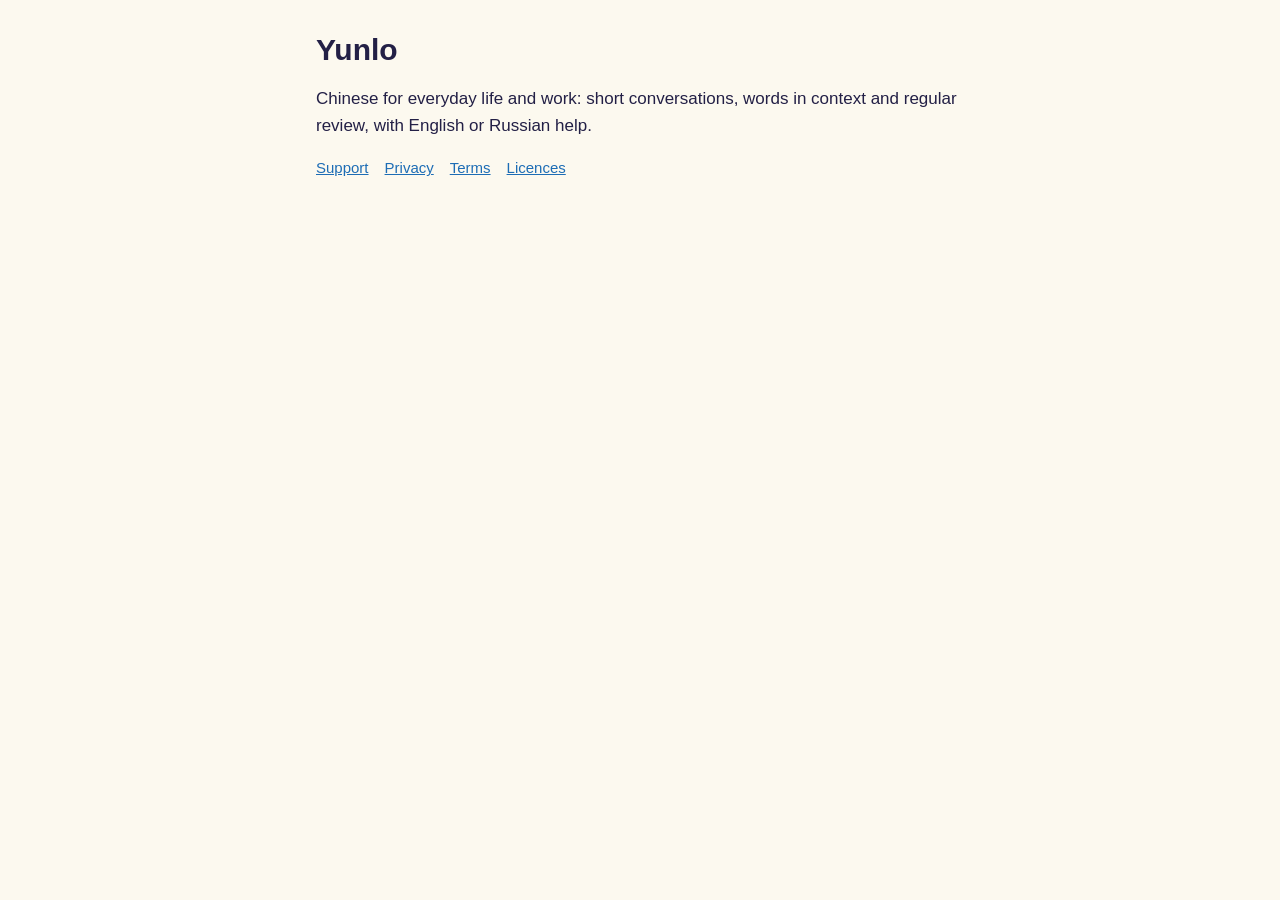
<file: index.html>
<!doctype html>
<html lang="en">
<head>
<meta charset="utf-8">
<meta name="viewport" content="width=device-width, initial-scale=1">
<title>Yunlo</title>
<meta name="description" content="Yunlo: Chinese for everyday life and work, in short conversations, words in context and regular review.">
<link rel="stylesheet" href="style.css">
</head>
<body>
<main>
<h1>Yunlo</h1>
<p>Chinese for everyday life and work: short conversations, words in context and regular review, with English or Russian help.</p>
<nav><a href="support/">Support</a><a href="privacy/">Privacy</a><a href="terms/">Terms</a><a href="licenses/">Licences</a></nav>
</main>
</body>
</html>
</file>
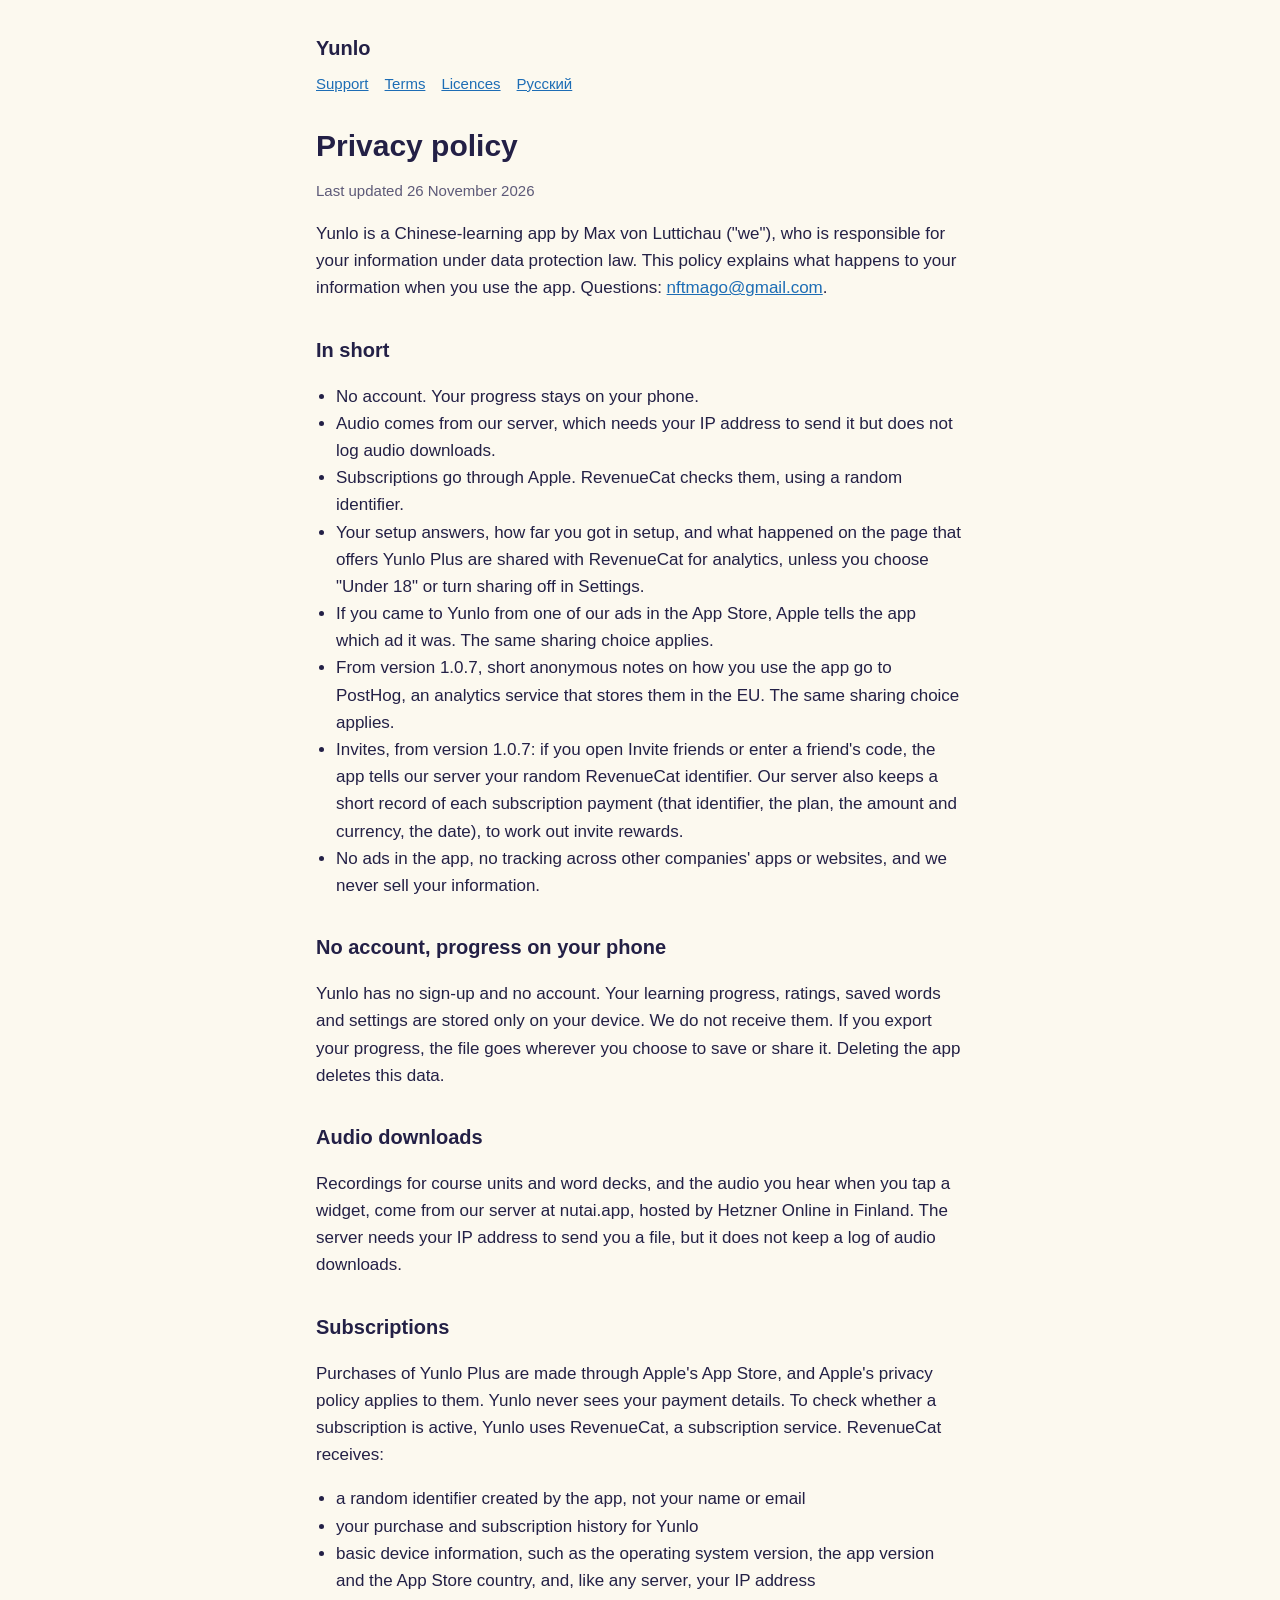
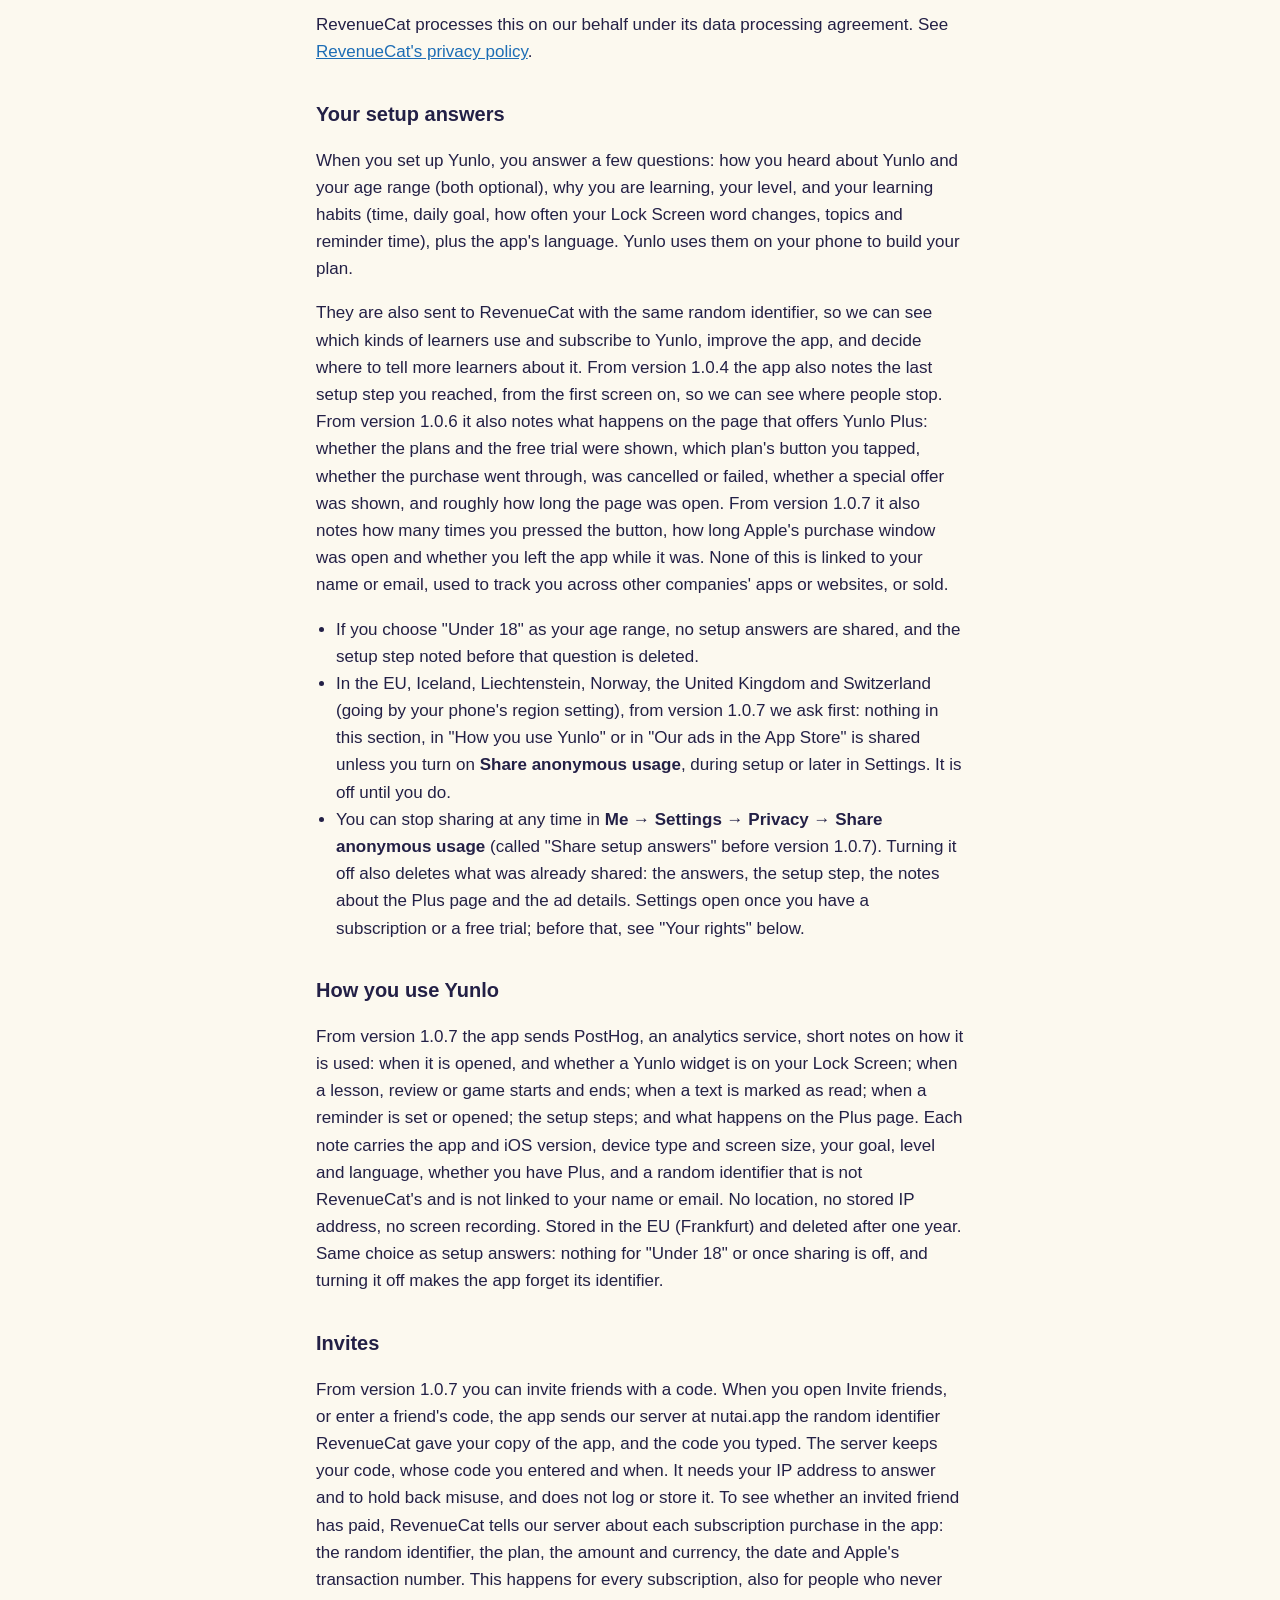
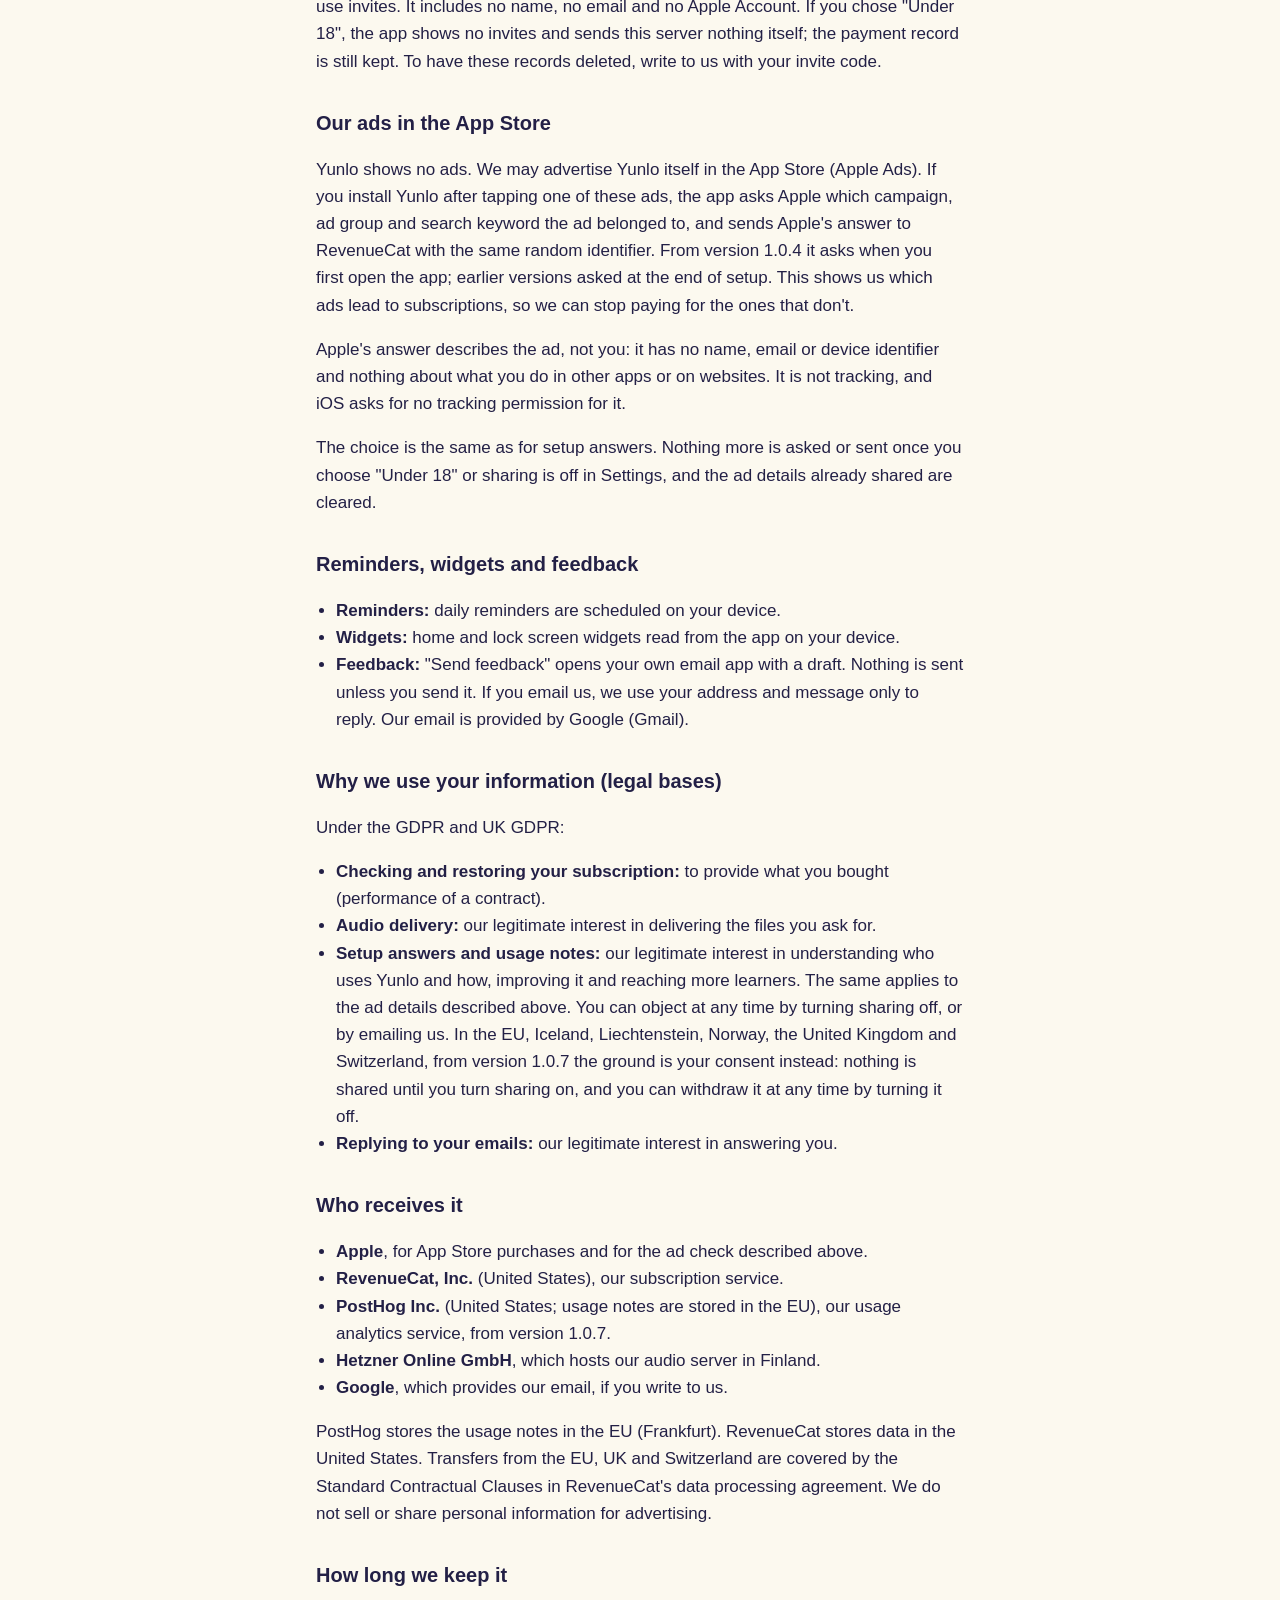
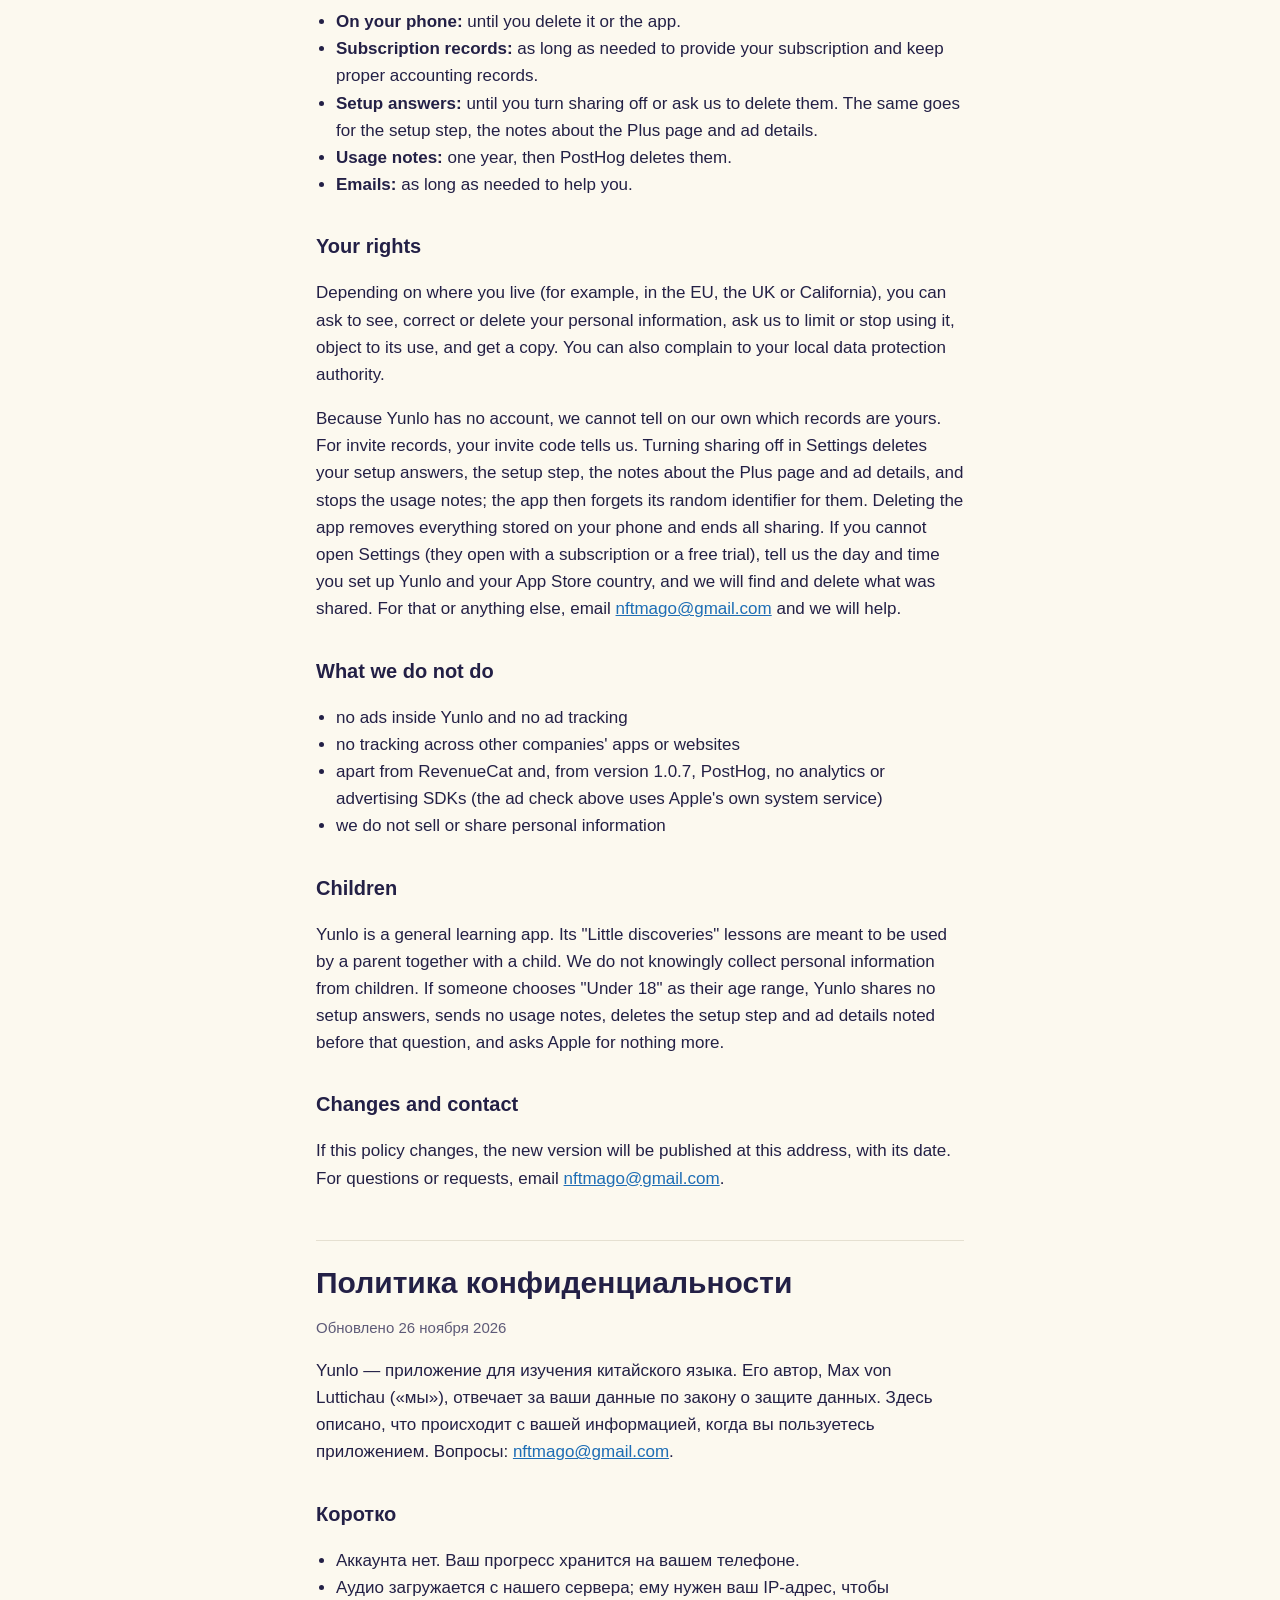
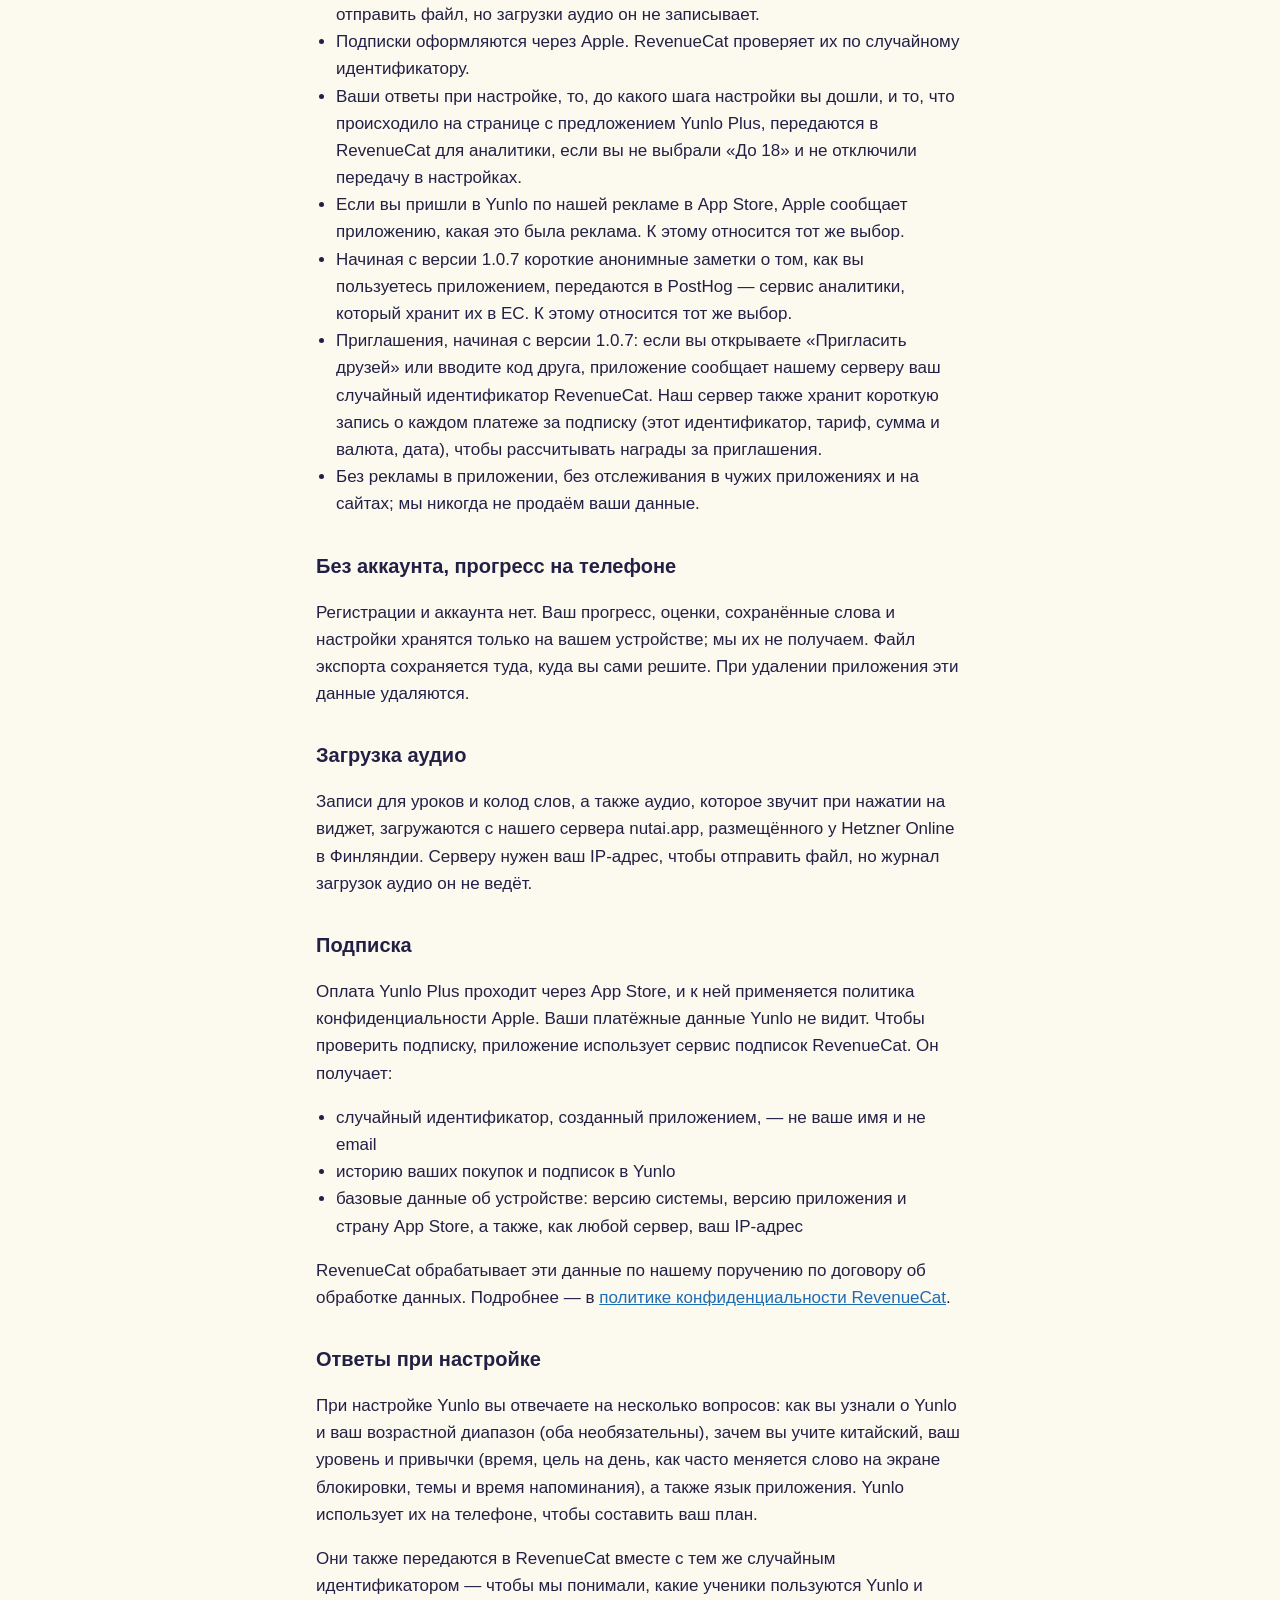
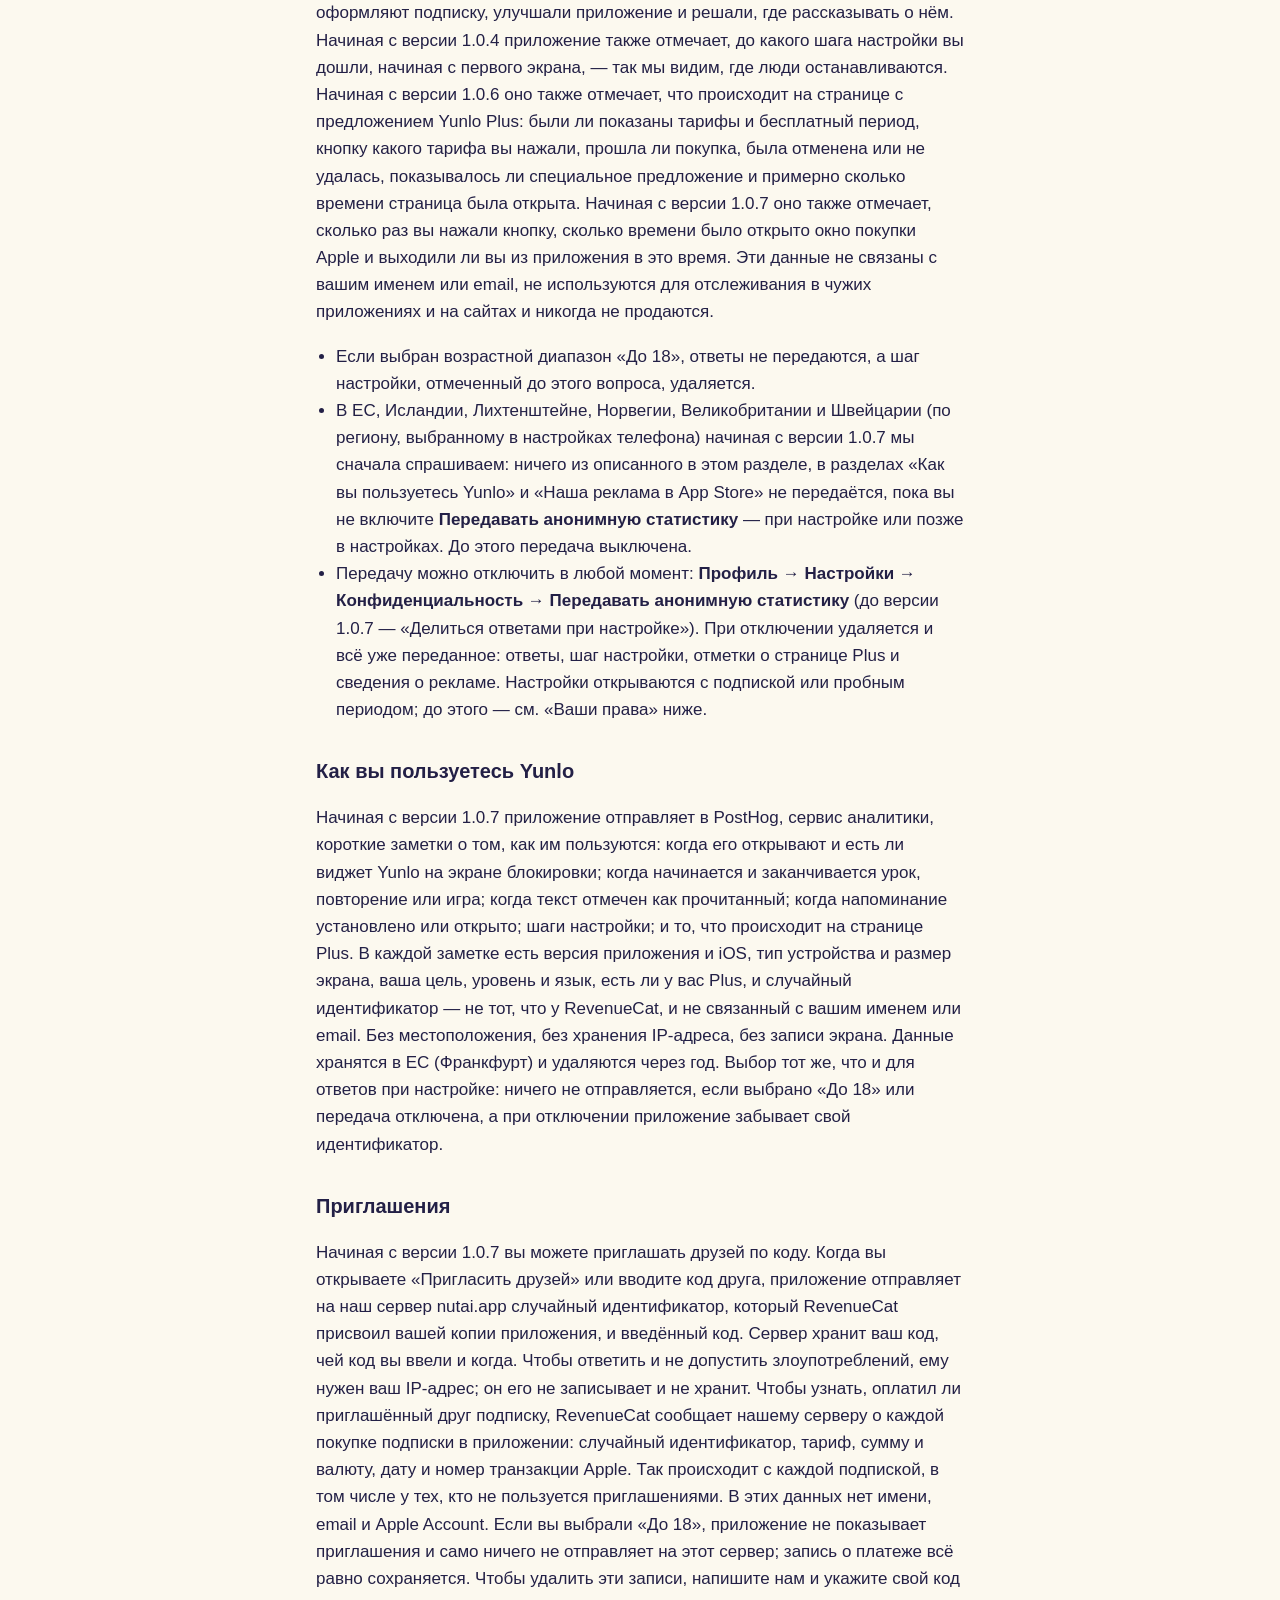
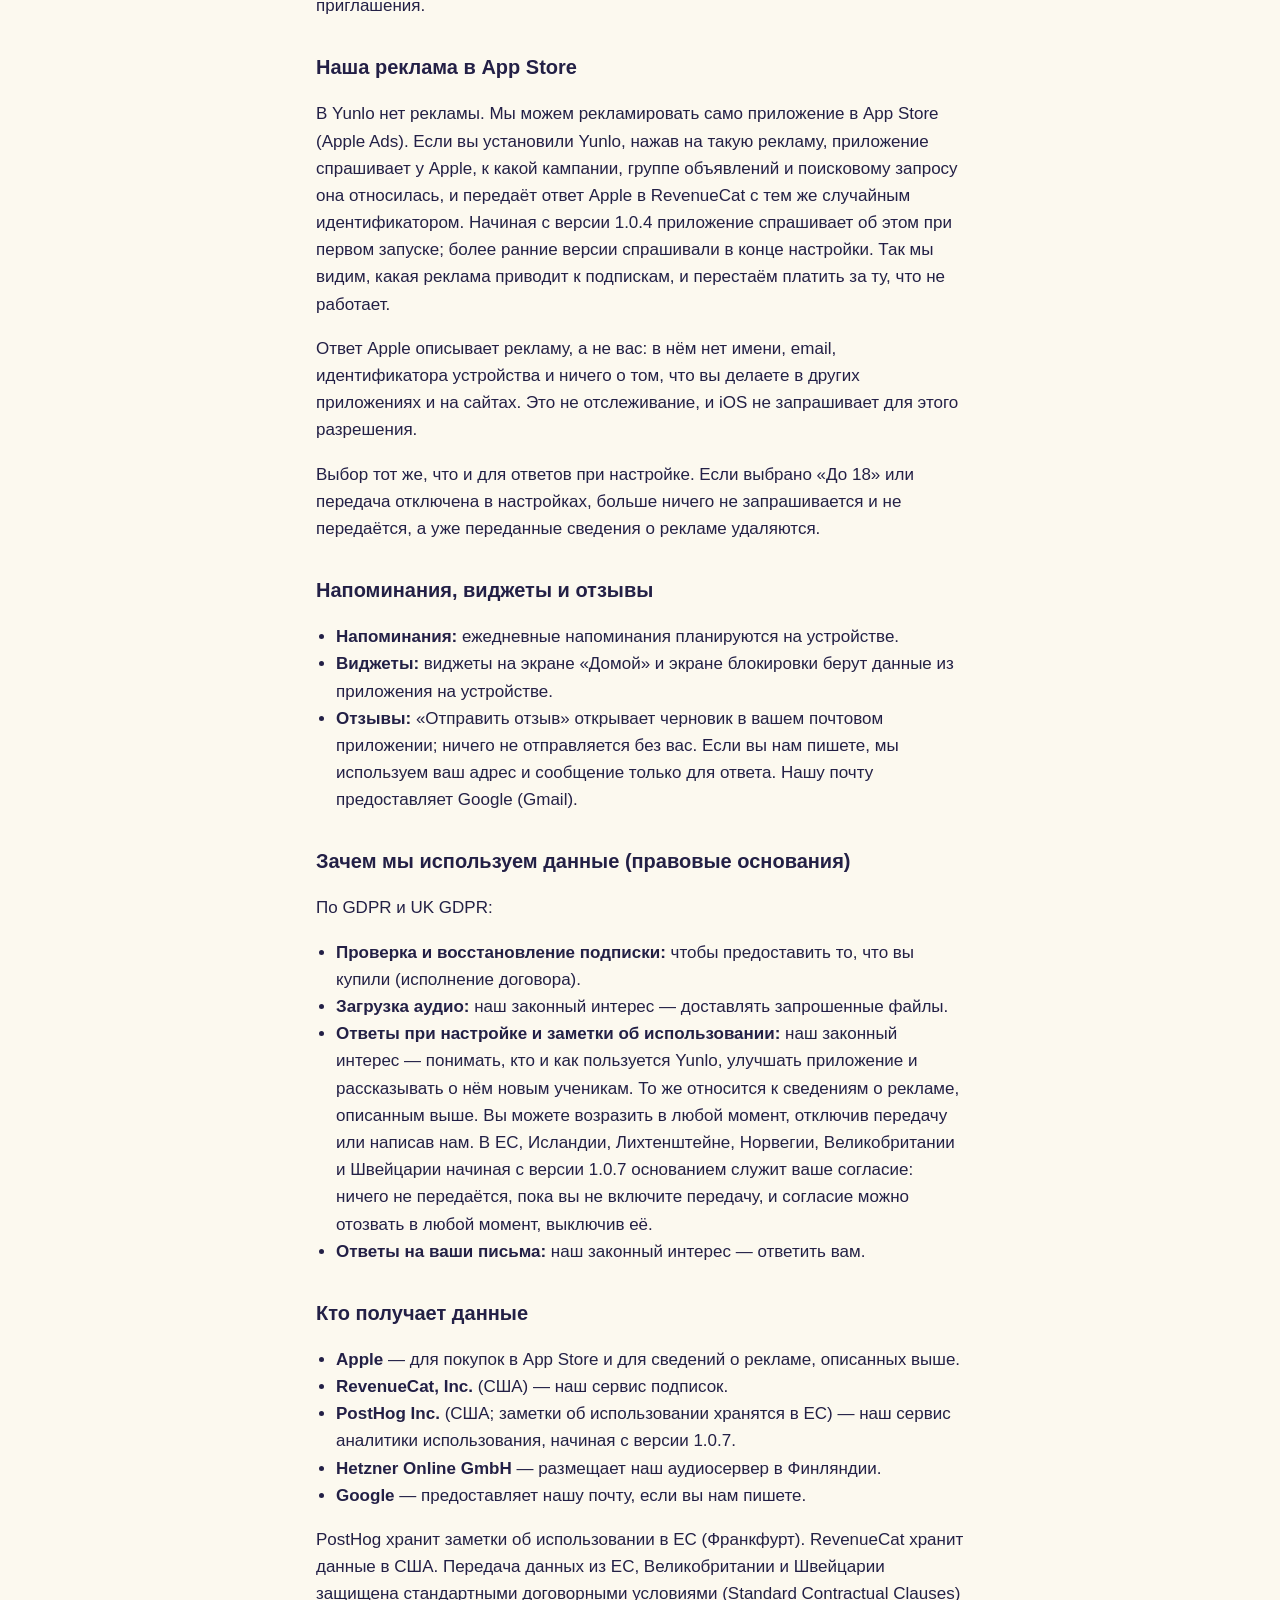
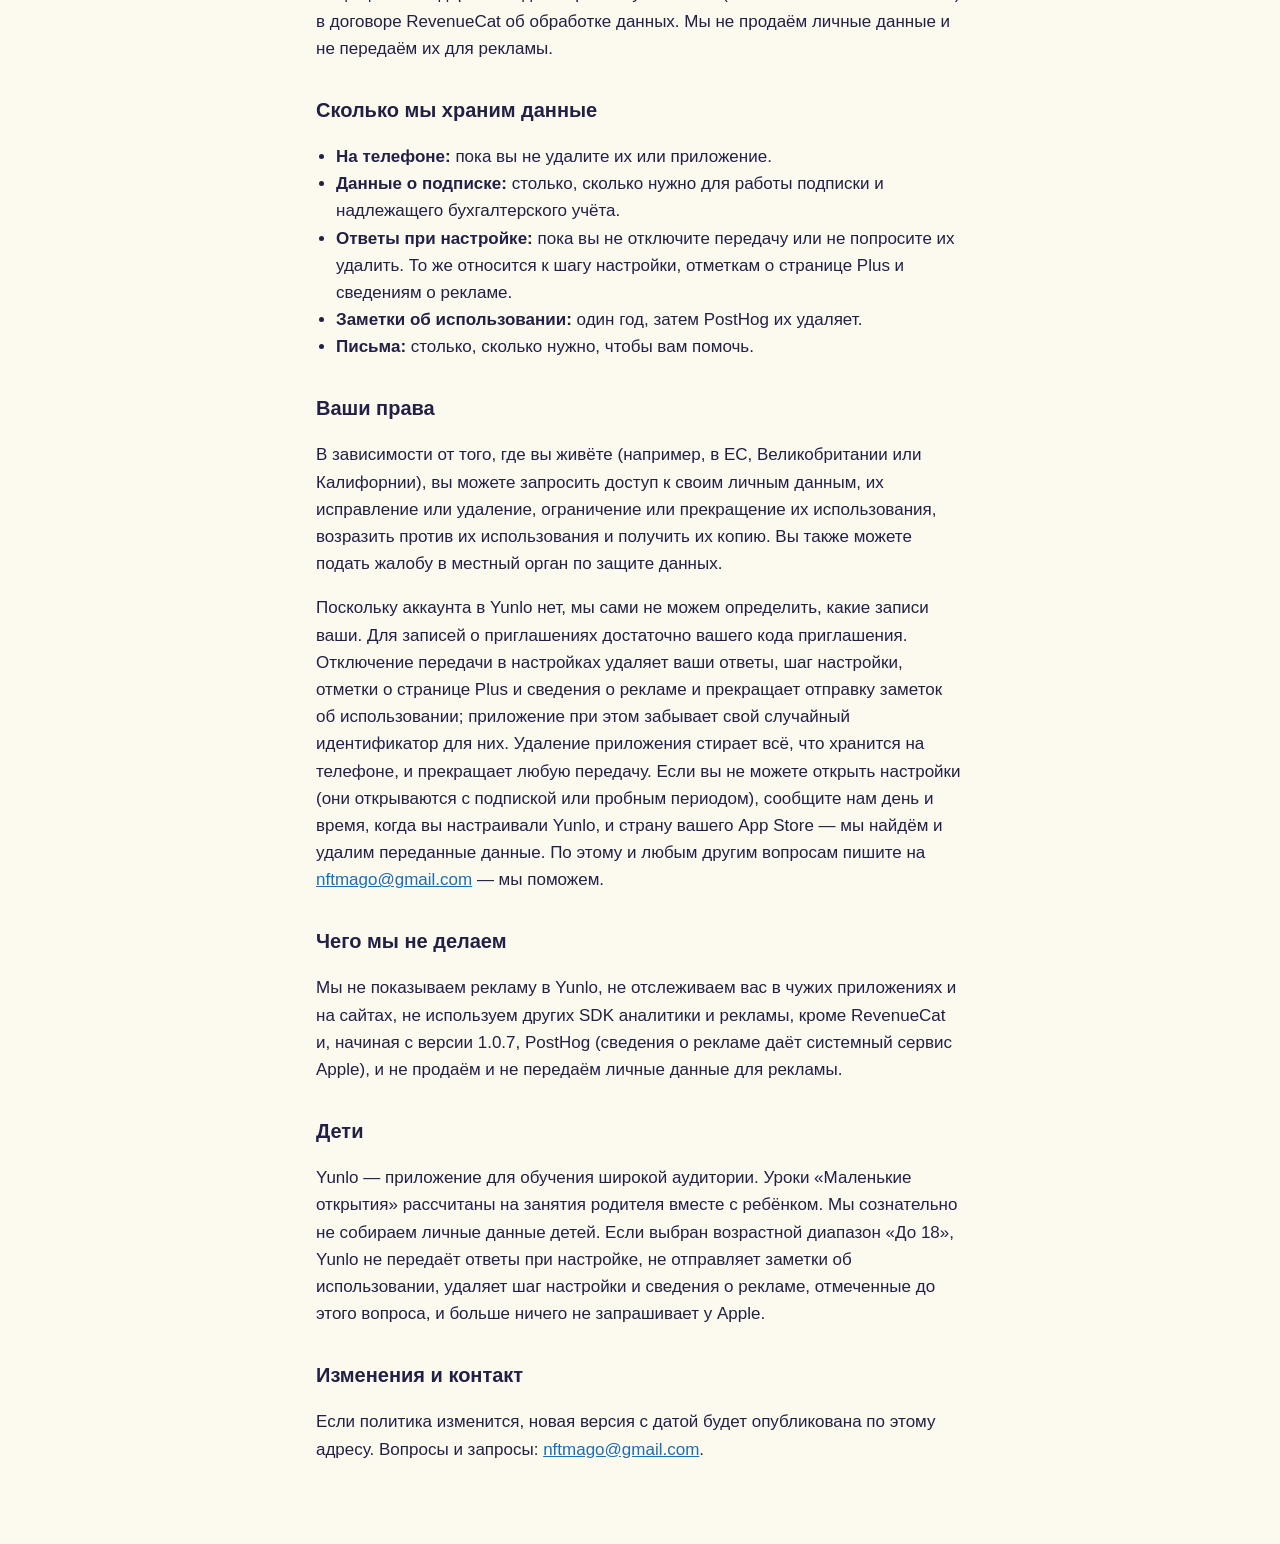
<file: privacy/index.html>
<!doctype html>
<html lang="en">
<head>
<meta charset="utf-8">
<meta name="viewport" content="width=device-width, initial-scale=1">
<title>Yunlo privacy policy</title>
<link rel="stylesheet" href="../style.css">
</head>
<body>
<main>
<header><a href="../">Yunlo</a></header>
<nav><a href="../support/">Support</a><a href="../terms/">Terms</a><a href="../licenses/">Licences</a><a href="#ru">Русский</a></nav>

<section>
<h1>Privacy policy</h1>
<p class="muted">Last updated 26 November 2026</p>
<p>Yunlo is a Chinese-learning app by Max von Luttichau ("we"), who is responsible for your information under data protection law. This policy explains what happens to your information when you use the app. Questions: <a href="mailto:nftmago@gmail.com">nftmago@gmail.com</a>.</p>

<h2>In short</h2>
<ul>
<li>No account. Your progress stays on your phone.</li>
<li>Audio comes from our server, which needs your IP address to send it but does not log audio downloads.</li>
<li>Subscriptions go through Apple. RevenueCat checks them, using a random identifier.</li>
<li>Your setup answers, how far you got in setup, and what happened on the page that offers Yunlo Plus are shared with RevenueCat for analytics, unless you choose "Under 18" or turn sharing off in Settings.</li>
<li>If you came to Yunlo from one of our ads in the App Store, Apple tells the app which ad it was. The same sharing choice applies.</li>
<li>From version 1.0.7, short anonymous notes on how you use the app go to PostHog, an analytics service that stores them in the EU. The same sharing choice applies.</li>
<li>Invites, from version 1.0.7: if you open Invite friends or enter a friend's code, the app tells our server your random RevenueCat identifier. Our server also keeps a short record of each subscription payment (that identifier, the plan, the amount and currency, the date), to work out invite rewards.</li>
<li>No ads in the app, no tracking across other companies' apps or websites, and we never sell your information.</li>
</ul>

<h2>No account, progress on your phone</h2>
<p>Yunlo has no sign-up and no account. Your learning progress, ratings, saved words and settings are stored only on your device. We do not receive them. If you export your progress, the file goes wherever you choose to save or share it. Deleting the app deletes this data.</p>

<h2>Audio downloads</h2>
<p>Recordings for course units and word decks, and the audio you hear when you tap a widget, come from our server at nutai.app, hosted by Hetzner Online in Finland. The server needs your IP address to send you a file, but it does not keep a log of audio downloads.</p>

<h2>Subscriptions</h2>
<p>Purchases of Yunlo Plus are made through Apple's App Store, and Apple's privacy policy applies to them. Yunlo never sees your payment details. To check whether a subscription is active, Yunlo uses RevenueCat, a subscription service. RevenueCat receives:</p>
<ul>
<li>a random identifier created by the app, not your name or email</li>
<li>your purchase and subscription history for Yunlo</li>
<li>basic device information, such as the operating system version, the app version and the App Store country, and, like any server, your IP address</li>
</ul>
<p>RevenueCat processes this on our behalf under its data processing agreement. See <a href="https://www.revenuecat.com/privacy">RevenueCat's privacy policy</a>.</p>

<h2>Your setup answers</h2>
<p>When you set up Yunlo, you answer a few questions: how you heard about Yunlo and your age range (both optional), why you are learning, your level, and your learning habits (time, daily goal, how often your Lock Screen word changes, topics and reminder time), plus the app's language. Yunlo uses them on your phone to build your plan.</p>
<p>They are also sent to RevenueCat with the same random identifier, so we can see which kinds of learners use and subscribe to Yunlo, improve the app, and decide where to tell more learners about it. From version 1.0.4 the app also notes the last setup step you reached, from the first screen on, so we can see where people stop. From version 1.0.6 it also notes what happens on the page that offers Yunlo Plus: whether the plans and the free trial were shown, which plan's button you tapped, whether the purchase went through, was cancelled or failed, whether a special offer was shown, and roughly how long the page was open. From version 1.0.7 it also notes how many times you pressed the button, how long Apple's purchase window was open and whether you left the app while it was. None of this is linked to your name or email, used to track you across other companies' apps or websites, or sold.</p>
<ul>
<li>If you choose "Under 18" as your age range, no setup answers are shared, and the setup step noted before that question is deleted.</li>
<li>In the EU, Iceland, Liechtenstein, Norway, the United Kingdom and Switzerland (going by your phone's region setting), from version 1.0.7 we ask first: nothing in this section, in "How you use Yunlo" or in "Our ads in the App Store" is shared unless you turn on <strong>Share anonymous usage</strong>, during setup or later in Settings. It is off until you do.</li>
<li>You can stop sharing at any time in <strong>Me → Settings → Privacy → Share anonymous usage</strong> (called "Share setup answers" before version 1.0.7). Turning it off also deletes what was already shared: the answers, the setup step, the notes about the Plus page and the ad details. Settings open once you have a subscription or a free trial; before that, see "Your rights" below.</li>
</ul>

<h2>How you use Yunlo</h2>
<p>From version 1.0.7 the app sends PostHog, an analytics service, short notes on how it is used: when it is opened, and whether a Yunlo widget is on your Lock Screen; when a lesson, review or game starts and ends; when a text is marked as read; when a reminder is set or opened; the setup steps; and what happens on the Plus page. Each note carries the app and iOS version, device type and screen size, your goal, level and language, whether you have Plus, and a random identifier that is not RevenueCat's and is not linked to your name or email. No location, no stored IP address, no screen recording. Stored in the EU (Frankfurt) and deleted after one year. Same choice as setup answers: nothing for "Under 18" or once sharing is off, and turning it off makes the app forget its identifier.</p>

<h2>Invites</h2>
<p>From version 1.0.7 you can invite friends with a code. When you open Invite friends, or enter a friend's code, the app sends our server at nutai.app the random identifier RevenueCat gave your copy of the app, and the code you typed. The server keeps your code, whose code you entered and when. It needs your IP address to answer and to hold back misuse, and does not log or store it. To see whether an invited friend has paid, RevenueCat tells our server about each subscription purchase in the app: the random identifier, the plan, the amount and currency, the date and Apple's transaction number. This happens for every subscription, also for people who never use invites. It includes no name, no email and no Apple Account. If you chose "Under 18", the app shows no invites and sends this server nothing itself; the payment record is still kept. To have these records deleted, write to us with your invite code.</p>
<h2>Our ads in the App Store</h2>
<p>Yunlo shows no ads. We may advertise Yunlo itself in the App Store (Apple Ads). If you install Yunlo after tapping one of these ads, the app asks Apple which campaign, ad group and search keyword the ad belonged to, and sends Apple's answer to RevenueCat with the same random identifier. From version 1.0.4 it asks when you first open the app; earlier versions asked at the end of setup. This shows us which ads lead to subscriptions, so we can stop paying for the ones that don't.</p>
<p>Apple's answer describes the ad, not you: it has no name, email or device identifier and nothing about what you do in other apps or on websites. It is not tracking, and iOS asks for no tracking permission for it.</p>
<p>The choice is the same as for setup answers. Nothing more is asked or sent once you choose "Under 18" or sharing is off in Settings, and the ad details already shared are cleared.</p>

<h2>Reminders, widgets and feedback</h2>
<ul>
<li><strong>Reminders:</strong> daily reminders are scheduled on your device.</li>
<li><strong>Widgets:</strong> home and lock screen widgets read from the app on your device.</li>
<li><strong>Feedback:</strong> "Send feedback" opens your own email app with a draft. Nothing is sent unless you send it. If you email us, we use your address and message only to reply. Our email is provided by Google (Gmail).</li>
</ul>

<h2>Why we use your information (legal bases)</h2>
<p>Under the GDPR and UK GDPR:</p>
<ul>
<li><strong>Checking and restoring your subscription:</strong> to provide what you bought (performance of a contract).</li>
<li><strong>Audio delivery:</strong> our legitimate interest in delivering the files you ask for.</li>
<li><strong>Setup answers and usage notes:</strong> our legitimate interest in understanding who uses Yunlo and how, improving it and reaching more learners. The same applies to the ad details described above. You can object at any time by turning sharing off, or by emailing us. In the EU, Iceland, Liechtenstein, Norway, the United Kingdom and Switzerland, from version 1.0.7 the ground is your consent instead: nothing is shared until you turn sharing on, and you can withdraw it at any time by turning it off.</li>
<li><strong>Replying to your emails:</strong> our legitimate interest in answering you.</li>
</ul>

<h2>Who receives it</h2>
<ul>
<li><strong>Apple</strong>, for App Store purchases and for the ad check described above.</li>
<li><strong>RevenueCat, Inc.</strong> (United States), our subscription service.</li>
<li><strong>PostHog Inc.</strong> (United States; usage notes are stored in the EU), our usage analytics service, from version 1.0.7.</li>
<li><strong>Hetzner Online GmbH</strong>, which hosts our audio server in Finland.</li>
<li><strong>Google</strong>, which provides our email, if you write to us.</li>
</ul>
<p>PostHog stores the usage notes in the EU (Frankfurt). RevenueCat stores data in the United States. Transfers from the EU, UK and Switzerland are covered by the Standard Contractual Clauses in RevenueCat's data processing agreement. We do not sell or share personal information for advertising.</p>

<h2>How long we keep it</h2>
<ul>
<li><strong>On your phone:</strong> until you delete it or the app.</li>
<li><strong>Subscription records:</strong> as long as needed to provide your subscription and keep proper accounting records.</li>
<li><strong>Setup answers:</strong> until you turn sharing off or ask us to delete them. The same goes for the setup step, the notes about the Plus page and ad details.</li>
<li><strong>Usage notes:</strong> one year, then PostHog deletes them.</li>
<li><strong>Emails:</strong> as long as needed to help you.</li>
</ul>

<h2>Your rights</h2>
<p>Depending on where you live (for example, in the EU, the UK or California), you can ask to see, correct or delete your personal information, ask us to limit or stop using it, object to its use, and get a copy. You can also complain to your local data protection authority.</p>
<p>Because Yunlo has no account, we cannot tell on our own which records are yours. For invite records, your invite code tells us. Turning sharing off in Settings deletes your setup answers, the setup step, the notes about the Plus page and ad details, and stops the usage notes; the app then forgets its random identifier for them. Deleting the app removes everything stored on your phone and ends all sharing. If you cannot open Settings (they open with a subscription or a free trial), tell us the day and time you set up Yunlo and your App Store country, and we will find and delete what was shared. For that or anything else, email <a href="mailto:nftmago@gmail.com">nftmago@gmail.com</a> and we will help.</p>

<h2>What we do not do</h2>
<ul>
<li>no ads inside Yunlo and no ad tracking</li>
<li>no tracking across other companies' apps or websites</li>
<li>apart from RevenueCat and, from version 1.0.7, PostHog, no analytics or advertising SDKs (the ad check above uses Apple's own system service)</li>
<li>we do not sell or share personal information</li>
</ul>

<h2>Children</h2>
<p>Yunlo is a general learning app. Its "Little discoveries" lessons are meant to be used by a parent together with a child. We do not knowingly collect personal information from children. If someone chooses "Under 18" as their age range, Yunlo shares no setup answers, sends no usage notes, deletes the setup step and ad details noted before that question, and asks Apple for nothing more.</p>

<h2>Changes and contact</h2>
<p>If this policy changes, the new version will be published at this address, with its date. For questions or requests, email <a href="mailto:nftmago@gmail.com">nftmago@gmail.com</a>.</p>
</section>

<section id="ru" lang="ru">
<h1>Политика конфиденциальности</h1>
<p class="muted">Обновлено 26 ноября 2026</p>
<p>Yunlo — приложение для изучения китайского языка. Его автор, Max von Luttichau («мы»), отвечает за ваши данные по закону о защите данных. Здесь описано, что происходит с вашей информацией, когда вы пользуетесь приложением. Вопросы: <a href="mailto:nftmago@gmail.com">nftmago@gmail.com</a>.</p>

<h2>Коротко</h2>
<ul>
<li>Аккаунта нет. Ваш прогресс хранится на вашем телефоне.</li>
<li>Аудио загружается с нашего сервера; ему нужен ваш IP-адрес, чтобы отправить файл, но загрузки аудио он не записывает.</li>
<li>Подписки оформляются через Apple. RevenueCat проверяет их по случайному идентификатору.</li>
<li>Ваши ответы при настройке, то, до какого шага настройки вы дошли, и то, что происходило на странице с предложением Yunlo Plus, передаются в RevenueCat для аналитики, если вы не выбрали «До 18» и не отключили передачу в настройках.</li>
<li>Если вы пришли в Yunlo по нашей рекламе в App Store, Apple сообщает приложению, какая это была реклама. К этому относится тот же выбор.</li>
<li>Начиная с версии 1.0.7 короткие анонимные заметки о том, как вы пользуетесь приложением, передаются в PostHog — сервис аналитики, который хранит их в ЕС. К этому относится тот же выбор.</li>
<li>Приглашения, начиная с версии 1.0.7: если вы открываете «Пригласить друзей» или вводите код друга, приложение сообщает нашему серверу ваш случайный идентификатор RevenueCat. Наш сервер также хранит короткую запись о каждом платеже за подписку (этот идентификатор, тариф, сумма и валюта, дата), чтобы рассчитывать награды за приглашения.</li>
<li>Без рекламы в приложении, без отслеживания в чужих приложениях и на сайтах; мы никогда не продаём ваши данные.</li>
</ul>

<h2>Без аккаунта, прогресс на телефоне</h2>
<p>Регистрации и аккаунта нет. Ваш прогресс, оценки, сохранённые слова и настройки хранятся только на вашем устройстве; мы их не получаем. Файл экспорта сохраняется туда, куда вы сами решите. При удалении приложения эти данные удаляются.</p>

<h2>Загрузка аудио</h2>
<p>Записи для уроков и колод слов, а также аудио, которое звучит при нажатии на виджет, загружаются с нашего сервера nutai.app, размещённого у Hetzner Online в Финляндии. Серверу нужен ваш IP-адрес, чтобы отправить файл, но журнал загрузок аудио он не ведёт.</p>

<h2>Подписка</h2>
<p>Оплата Yunlo Plus проходит через App Store, и к ней применяется политика конфиденциальности Apple. Ваши платёжные данные Yunlo не видит. Чтобы проверить подписку, приложение использует сервис подписок RevenueCat. Он получает:</p>
<ul>
<li>случайный идентификатор, созданный приложением, — не ваше имя и не email</li>
<li>историю ваших покупок и подписок в Yunlo</li>
<li>базовые данные об устройстве: версию системы, версию приложения и страну App Store, а также, как любой сервер, ваш IP-адрес</li>
</ul>
<p>RevenueCat обрабатывает эти данные по нашему поручению по договору об обработке данных. Подробнее — в <a href="https://www.revenuecat.com/privacy">политике конфиденциальности RevenueCat</a>.</p>

<h2>Ответы при настройке</h2>
<p>При настройке Yunlo вы отвечаете на несколько вопросов: как вы узнали о Yunlo и ваш возрастной диапазон (оба необязательны), зачем вы учите китайский, ваш уровень и привычки (время, цель на день, как часто меняется слово на экране блокировки, темы и время напоминания), а также язык приложения. Yunlo использует их на телефоне, чтобы составить ваш план.</p>
<p>Они также передаются в RevenueCat вместе с тем же случайным идентификатором — чтобы мы понимали, какие ученики пользуются Yunlo и оформляют подписку, улучшали приложение и решали, где рассказывать о нём. Начиная с версии 1.0.4 приложение также отмечает, до какого шага настройки вы дошли, начиная с первого экрана, — так мы видим, где люди останавливаются. Начиная с версии 1.0.6 оно также отмечает, что происходит на странице с предложением Yunlo Plus: были ли показаны тарифы и бесплатный период, кнопку какого тарифа вы нажали, прошла ли покупка, была отменена или не удалась, показывалось ли специальное предложение и примерно сколько времени страница была открыта. Начиная с версии 1.0.7 оно также отмечает, сколько раз вы нажали кнопку, сколько времени было открыто окно покупки Apple и выходили ли вы из приложения в это время. Эти данные не связаны с вашим именем или email, не используются для отслеживания в чужих приложениях и на сайтах и никогда не продаются.</p>
<ul>
<li>Если выбран возрастной диапазон «До 18», ответы не передаются, а шаг настройки, отмеченный до этого вопроса, удаляется.</li>
<li>В ЕС, Исландии, Лихтенштейне, Норвегии, Великобритании и Швейцарии (по региону, выбранному в настройках телефона) начиная с версии 1.0.7 мы сначала спрашиваем: ничего из описанного в этом разделе, в разделах «Как вы пользуетесь Yunlo» и «Наша реклама в App Store» не передаётся, пока вы не включите <strong>Передавать анонимную статистику</strong> — при настройке или позже в настройках. До этого передача выключена.</li>
<li>Передачу можно отключить в любой момент: <strong>Профиль → Настройки → Конфиденциальность → Передавать анонимную статистику</strong> (до версии 1.0.7 — «Делиться ответами при настройке»). При отключении удаляется и всё уже переданное: ответы, шаг настройки, отметки о странице Plus и сведения о рекламе. Настройки открываются с подпиской или пробным периодом; до этого — см. «Ваши права» ниже.</li>
</ul>

<h2>Как вы пользуетесь Yunlo</h2>
<p>Начиная с версии 1.0.7 приложение отправляет в PostHog, сервис аналитики, короткие заметки о том, как им пользуются: когда его открывают и есть ли виджет Yunlo на экране блокировки; когда начинается и заканчивается урок, повторение или игра; когда текст отмечен как прочитанный; когда напоминание установлено или открыто; шаги настройки; и то, что происходит на странице Plus. В каждой заметке есть версия приложения и iOS, тип устройства и размер экрана, ваша цель, уровень и язык, есть ли у вас Plus, и случайный идентификатор — не тот, что у RevenueCat, и не связанный с вашим именем или email. Без местоположения, без хранения IP-адреса, без записи экрана. Данные хранятся в ЕС (Франкфурт) и удаляются через год. Выбор тот же, что и для ответов при настройке: ничего не отправляется, если выбрано «До 18» или передача отключена, а при отключении приложение забывает свой идентификатор.</p>

<h2>Приглашения</h2>
<p>Начиная с версии 1.0.7 вы можете приглашать друзей по коду. Когда вы открываете «Пригласить друзей» или вводите код друга, приложение отправляет на наш сервер nutai.app случайный идентификатор, который RevenueCat присвоил вашей копии приложения, и введённый код. Сервер хранит ваш код, чей код вы ввели и когда. Чтобы ответить и не допустить злоупотреблений, ему нужен ваш IP-адрес; он его не записывает и не хранит. Чтобы узнать, оплатил ли приглашённый друг подписку, RevenueCat сообщает нашему серверу о каждой покупке подписки в приложении: случайный идентификатор, тариф, сумму и валюту, дату и номер транзакции Apple. Так происходит с каждой подпиской, в том числе у тех, кто не пользуется приглашениями. В этих данных нет имени, email и Apple Account. Если вы выбрали «До 18», приложение не показывает приглашения и само ничего не отправляет на этот сервер; запись о платеже всё равно сохраняется. Чтобы удалить эти записи, напишите нам и укажите свой код приглашения.</p>
<h2>Наша реклама в App Store</h2>
<p>В Yunlo нет рекламы. Мы можем рекламировать само приложение в App Store (Apple Ads). Если вы установили Yunlo, нажав на такую рекламу, приложение спрашивает у Apple, к какой кампании, группе объявлений и поисковому запросу она относилась, и передаёт ответ Apple в RevenueCat с тем же случайным идентификатором. Начиная с версии 1.0.4 приложение спрашивает об этом при первом запуске; более ранние версии спрашивали в конце настройки. Так мы видим, какая реклама приводит к подпискам, и перестаём платить за ту, что не работает.</p>
<p>Ответ Apple описывает рекламу, а не вас: в нём нет имени, email, идентификатора устройства и ничего о том, что вы делаете в других приложениях и на сайтах. Это не отслеживание, и iOS не запрашивает для этого разрешения.</p>
<p>Выбор тот же, что и для ответов при настройке. Если выбрано «До 18» или передача отключена в настройках, больше ничего не запрашивается и не передаётся, а уже переданные сведения о рекламе удаляются.</p>

<h2>Напоминания, виджеты и отзывы</h2>
<ul>
<li><strong>Напоминания:</strong> ежедневные напоминания планируются на устройстве.</li>
<li><strong>Виджеты:</strong> виджеты на экране «Домой» и экране блокировки берут данные из приложения на устройстве.</li>
<li><strong>Отзывы:</strong> «Отправить отзыв» открывает черновик в вашем почтовом приложении; ничего не отправляется без вас. Если вы нам пишете, мы используем ваш адрес и сообщение только для ответа. Нашу почту предоставляет Google (Gmail).</li>
</ul>

<h2>Зачем мы используем данные (правовые основания)</h2>
<p>По GDPR и UK GDPR:</p>
<ul>
<li><strong>Проверка и восстановление подписки:</strong> чтобы предоставить то, что вы купили (исполнение договора).</li>
<li><strong>Загрузка аудио:</strong> наш законный интерес — доставлять запрошенные файлы.</li>
<li><strong>Ответы при настройке и заметки об использовании:</strong> наш законный интерес — понимать, кто и как пользуется Yunlo, улучшать приложение и рассказывать о нём новым ученикам. То же относится к сведениям о рекламе, описанным выше. Вы можете возразить в любой момент, отключив передачу или написав нам. В ЕС, Исландии, Лихтенштейне, Норвегии, Великобритании и Швейцарии начиная с версии 1.0.7 основанием служит ваше согласие: ничего не передаётся, пока вы не включите передачу, и согласие можно отозвать в любой момент, выключив её.</li>
<li><strong>Ответы на ваши письма:</strong> наш законный интерес — ответить вам.</li>
</ul>

<h2>Кто получает данные</h2>
<ul>
<li><strong>Apple</strong> — для покупок в App Store и для сведений о рекламе, описанных выше.</li>
<li><strong>RevenueCat, Inc.</strong> (США) — наш сервис подписок.</li>
<li><strong>PostHog Inc.</strong> (США; заметки об использовании хранятся в ЕС) — наш сервис аналитики использования, начиная с версии 1.0.7.</li>
<li><strong>Hetzner Online GmbH</strong> — размещает наш аудиосервер в Финляндии.</li>
<li><strong>Google</strong> — предоставляет нашу почту, если вы нам пишете.</li>
</ul>
<p>PostHog хранит заметки об использовании в ЕС (Франкфурт). RevenueCat хранит данные в США. Передача данных из ЕС, Великобритании и Швейцарии защищена стандартными договорными условиями (Standard Contractual Clauses) в договоре RevenueCat об обработке данных. Мы не продаём личные данные и не передаём их для рекламы.</p>

<h2>Сколько мы храним данные</h2>
<ul>
<li><strong>На телефоне:</strong> пока вы не удалите их или приложение.</li>
<li><strong>Данные о подписке:</strong> столько, сколько нужно для работы подписки и надлежащего бухгалтерского учёта.</li>
<li><strong>Ответы при настройке:</strong> пока вы не отключите передачу или не попросите их удалить. То же относится к шагу настройки, отметкам о странице Plus и сведениям о рекламе.</li>
<li><strong>Заметки об использовании:</strong> один год, затем PostHog их удаляет.</li>
<li><strong>Письма:</strong> столько, сколько нужно, чтобы вам помочь.</li>
</ul>

<h2>Ваши права</h2>
<p>В зависимости от того, где вы живёте (например, в ЕС, Великобритании или Калифорнии), вы можете запросить доступ к своим личным данным, их исправление или удаление, ограничение или прекращение их использования, возразить против их использования и получить их копию. Вы также можете подать жалобу в местный орган по защите данных.</p>
<p>Поскольку аккаунта в Yunlo нет, мы сами не можем определить, какие записи ваши. Для записей о приглашениях достаточно вашего кода приглашения. Отключение передачи в настройках удаляет ваши ответы, шаг настройки, отметки о странице Plus и сведения о рекламе и прекращает отправку заметок об использовании; приложение при этом забывает свой случайный идентификатор для них. Удаление приложения стирает всё, что хранится на телефоне, и прекращает любую передачу. Если вы не можете открыть настройки (они открываются с подпиской или пробным периодом), сообщите нам день и время, когда вы настраивали Yunlo, и страну вашего App Store — мы найдём и удалим переданные данные. По этому и любым другим вопросам пишите на <a href="mailto:nftmago@gmail.com">nftmago@gmail.com</a> — мы поможем.</p>

<h2>Чего мы не делаем</h2>
<p>Мы не показываем рекламу в Yunlo, не отслеживаем вас в чужих приложениях и на сайтах, не используем других SDK аналитики и рекламы, кроме RevenueCat и, начиная с версии 1.0.7, PostHog (сведения о рекламе даёт системный сервис Apple), и не продаём и не передаём личные данные для рекламы.</p>

<h2>Дети</h2>
<p>Yunlo — приложение для обучения широкой аудитории. Уроки «Маленькие открытия» рассчитаны на занятия родителя вместе с ребёнком. Мы сознательно не собираем личные данные детей. Если выбран возрастной диапазон «До 18», Yunlo не передаёт ответы при настройке, не отправляет заметки об использовании, удаляет шаг настройки и сведения о рекламе, отмеченные до этого вопроса, и больше ничего не запрашивает у Apple.</p>

<h2>Изменения и контакт</h2>
<p>Если политика изменится, новая версия с датой будет опубликована по этому адресу. Вопросы и запросы: <a href="mailto:nftmago@gmail.com">nftmago@gmail.com</a>.</p>
</section>
</main>
</body>
</html>
</file>
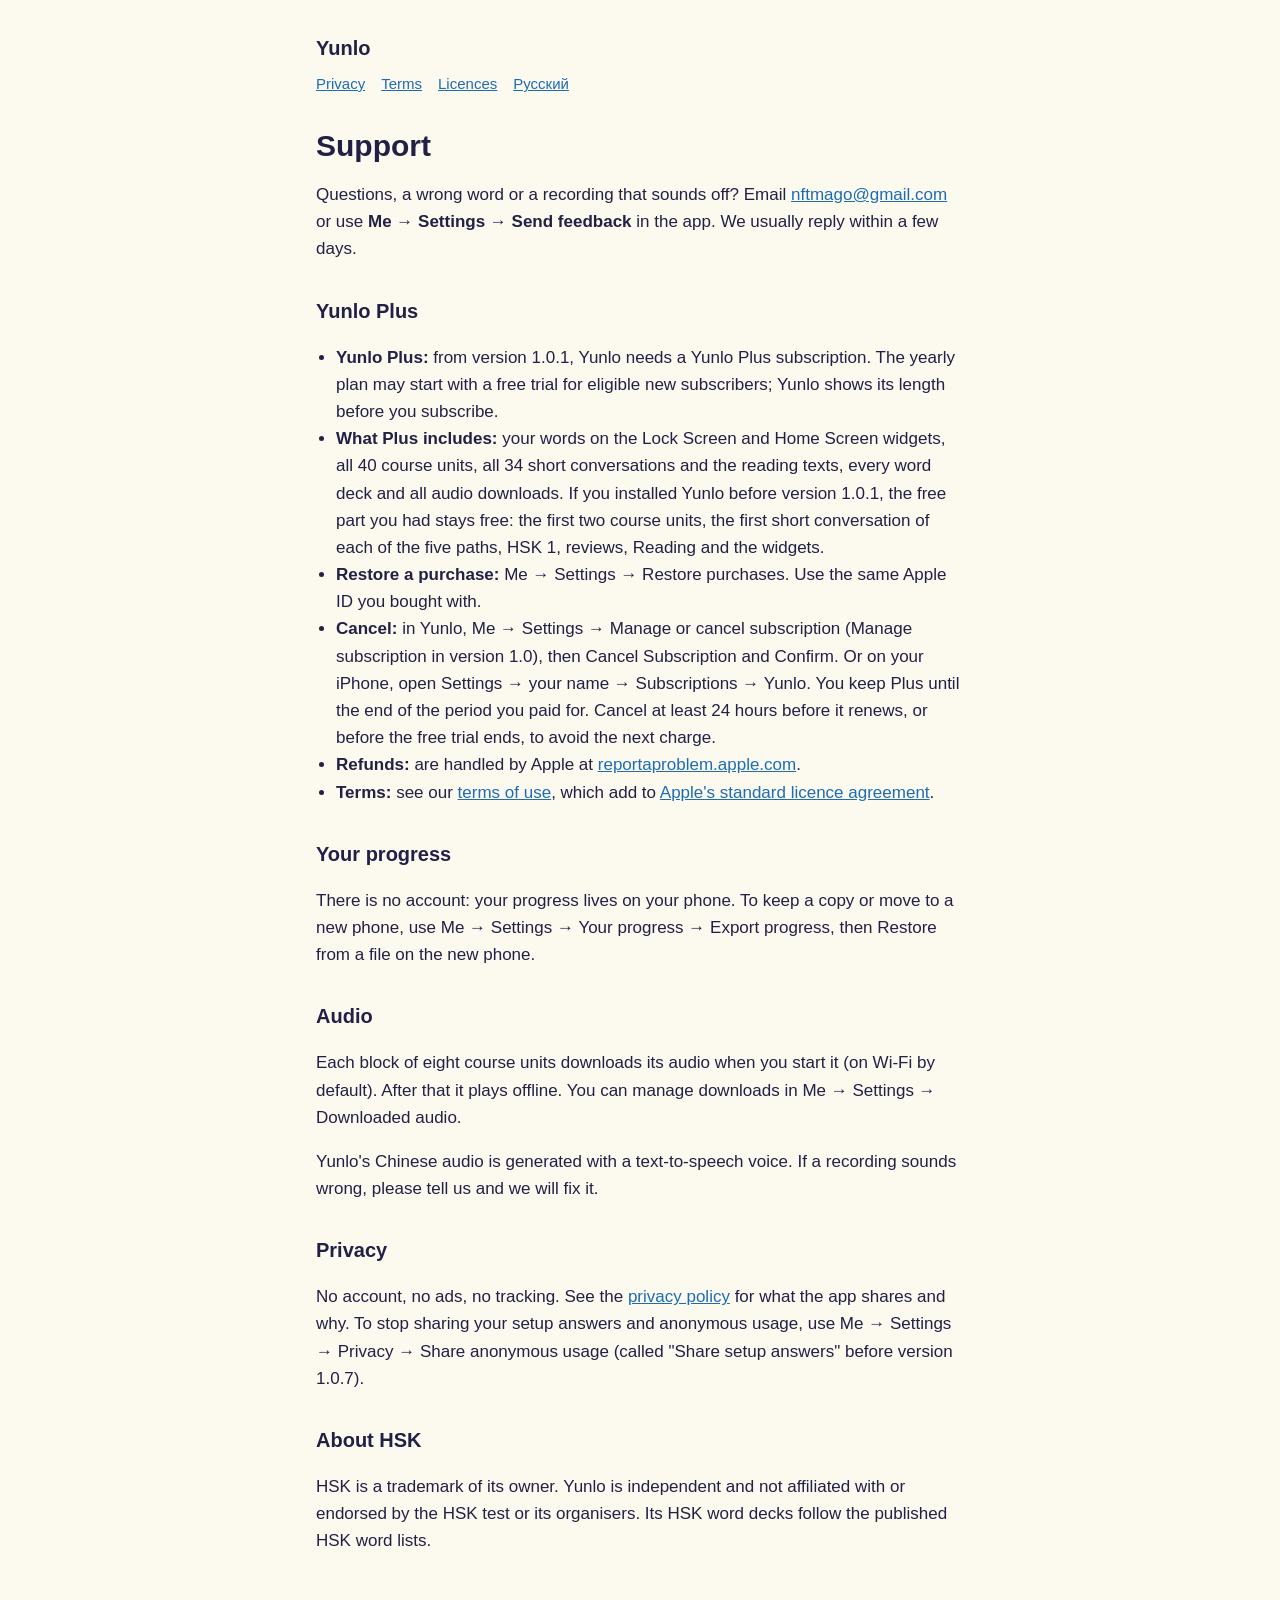
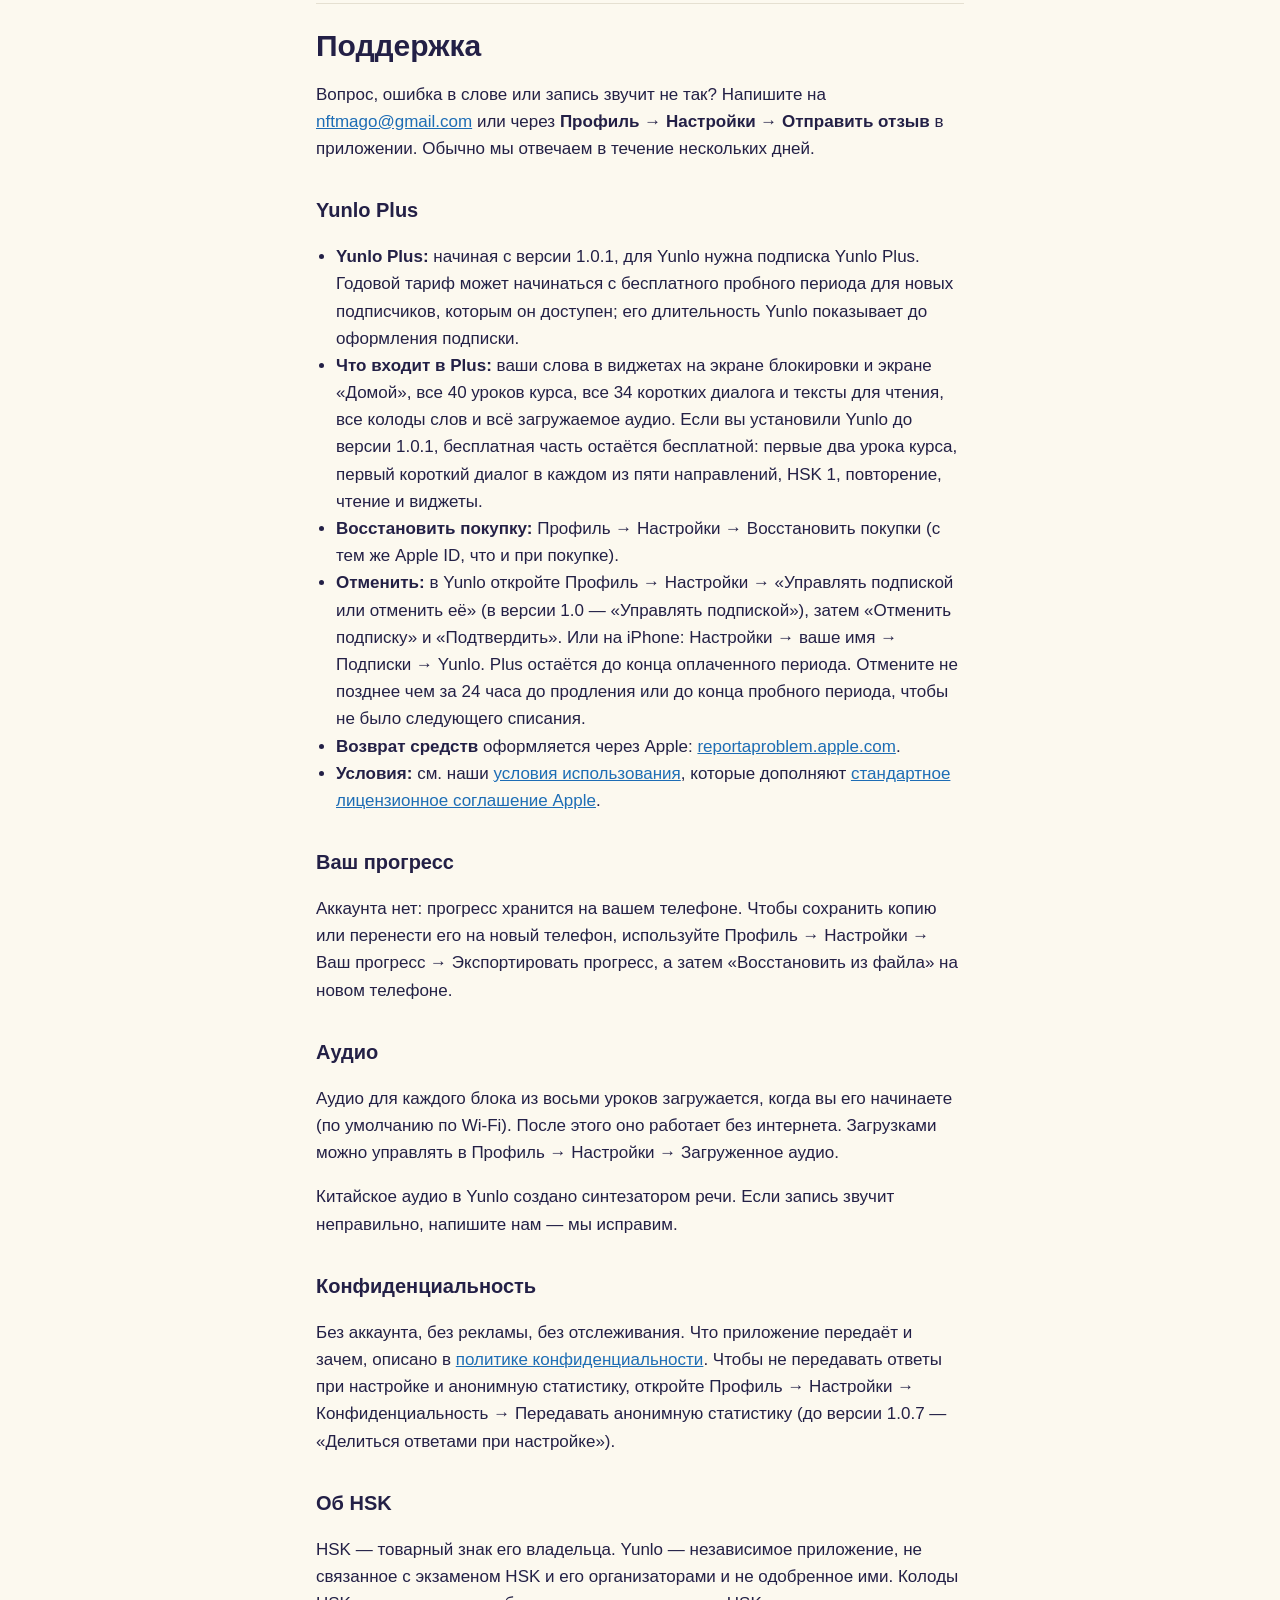
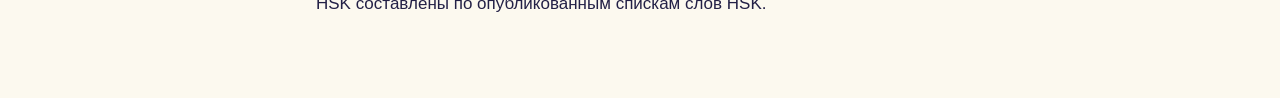
<file: support/index.html>
<!doctype html>
<html lang="en">
<head>
<meta charset="utf-8">
<meta name="viewport" content="width=device-width, initial-scale=1">
<title>Yunlo support</title>
<link rel="stylesheet" href="../style.css">
</head>
<body>
<main>
<header><a href="../">Yunlo</a></header>
<nav><a href="../privacy/">Privacy</a><a href="../terms/">Terms</a><a href="../licenses/">Licences</a><a href="#ru">Русский</a></nav>

<section>
<h1>Support</h1>
<p>Questions, a wrong word or a recording that sounds off? Email <a href="mailto:nftmago@gmail.com">nftmago@gmail.com</a> or use <strong>Me → Settings → Send feedback</strong> in the app. We usually reply within a few days.</p>

<h2>Yunlo Plus</h2>
<ul>
<li><strong>Yunlo Plus:</strong> from version 1.0.1, Yunlo needs a Yunlo Plus subscription. The yearly plan may start with a free trial for eligible new subscribers; Yunlo shows its length before you subscribe.</li>
<li><strong>What Plus includes:</strong> your words on the Lock Screen and Home Screen widgets, all 40 course units, all 34 short conversations and the reading texts, every word deck and all audio downloads. If you installed Yunlo before version 1.0.1, the free part you had stays free: the first two course units, the first short conversation of each of the five paths, HSK 1, reviews, Reading and the widgets.</li>
<li><strong>Restore a purchase:</strong> Me → Settings → Restore purchases. Use the same Apple ID you bought with.</li>
<li><strong>Cancel:</strong> in Yunlo, Me → Settings → Manage or cancel subscription (Manage subscription in version 1.0), then Cancel Subscription and Confirm. Or on your iPhone, open Settings → your name → Subscriptions → Yunlo. You keep Plus until the end of the period you paid for. Cancel at least 24 hours before it renews, or before the free trial ends, to avoid the next charge.</li>
<li><strong>Refunds:</strong> are handled by Apple at <a href="https://reportaproblem.apple.com">reportaproblem.apple.com</a>.</li>
<li><strong>Terms:</strong> see our <a href="../terms/">terms of use</a>, which add to <a href="https://www.apple.com/legal/internet-services/itunes/dev/stdeula/">Apple's standard licence agreement</a>.</li>
</ul>

<h2>Your progress</h2>
<p>There is no account: your progress lives on your phone. To keep a copy or move to a new phone, use Me → Settings → Your progress → Export progress, then Restore from a file on the new phone.</p>

<h2>Audio</h2>
<p>Each block of eight course units downloads its audio when you start it (on Wi-Fi by default). After that it plays offline. You can manage downloads in Me → Settings → Downloaded audio.</p>
<p>Yunlo's Chinese audio is generated with a text-to-speech voice. If a recording sounds wrong, please tell us and we will fix it.</p>

<h2>Privacy</h2>
<p>No account, no ads, no tracking. See the <a href="../privacy/">privacy policy</a> for what the app shares and why. To stop sharing your setup answers and anonymous usage, use Me → Settings → Privacy → Share anonymous usage (called "Share setup answers" before version 1.0.7).</p>

<h2>About HSK</h2>
<p>HSK is a trademark of its owner. Yunlo is independent and not affiliated with or endorsed by the HSK test or its organisers. Its HSK word decks follow the published HSK word lists.</p>
</section>

<section id="ru" lang="ru">
<h1>Поддержка</h1>
<p>Вопрос, ошибка в слове или запись звучит не так? Напишите на <a href="mailto:nftmago@gmail.com">nftmago@gmail.com</a> или через <strong>Профиль → Настройки → Отправить отзыв</strong> в приложении. Обычно мы отвечаем в течение нескольких дней.</p>

<h2>Yunlo Plus</h2>
<ul>
<li><strong>Yunlo Plus:</strong> начиная с версии 1.0.1, для Yunlo нужна подписка Yunlo Plus. Годовой тариф может начинаться с бесплатного пробного периода для новых подписчиков, которым он доступен; его длительность Yunlo показывает до оформления подписки.</li>
<li><strong>Что входит в Plus:</strong> ваши слова в виджетах на экране блокировки и экране «Домой», все 40 уроков курса, все 34 коротких диалога и тексты для чтения, все колоды слов и всё загружаемое аудио. Если вы установили Yunlo до версии 1.0.1, бесплатная часть остаётся бесплатной: первые два урока курса, первый короткий диалог в каждом из пяти направлений, HSK 1, повторение, чтение и виджеты.</li>
<li><strong>Восстановить покупку:</strong> Профиль → Настройки → Восстановить покупки (с тем же Apple ID, что и при покупке).</li>
<li><strong>Отменить:</strong> в Yunlo откройте Профиль → Настройки → «Управлять подпиской или отменить её» (в версии 1.0 — «Управлять подпиской»), затем «Отменить подписку» и «Подтвердить». Или на iPhone: Настройки → ваше имя → Подписки → Yunlo. Plus остаётся до конца оплаченного периода. Отмените не позднее чем за 24 часа до продления или до конца пробного периода, чтобы не было следующего списания.</li>
<li><strong>Возврат средств</strong> оформляется через Apple: <a href="https://reportaproblem.apple.com">reportaproblem.apple.com</a>.</li>
<li><strong>Условия:</strong> см. наши <a href="../terms/#ru">условия использования</a>, которые дополняют <a href="https://www.apple.com/legal/internet-services/itunes/dev/stdeula/">стандартное лицензионное соглашение Apple</a>.</li>
</ul>

<h2>Ваш прогресс</h2>
<p>Аккаунта нет: прогресс хранится на вашем телефоне. Чтобы сохранить копию или перенести его на новый телефон, используйте Профиль → Настройки → Ваш прогресс → Экспортировать прогресс, а затем «Восстановить из файла» на новом телефоне.</p>

<h2>Аудио</h2>
<p>Аудио для каждого блока из восьми уроков загружается, когда вы его начинаете (по умолчанию по Wi‑Fi). После этого оно работает без интернета. Загрузками можно управлять в Профиль → Настройки → Загруженное аудио.</p>
<p>Китайское аудио в Yunlo создано синтезатором речи. Если запись звучит неправильно, напишите нам — мы исправим.</p>

<h2>Конфиденциальность</h2>
<p>Без аккаунта, без рекламы, без отслеживания. Что приложение передаёт и зачем, описано в <a href="../privacy/#ru">политике конфиденциальности</a>. Чтобы не передавать ответы при настройке и анонимную статистику, откройте Профиль → Настройки → Конфиденциальность → Передавать анонимную статистику (до версии 1.0.7 — «Делиться ответами при настройке»).</p>

<h2>Об HSK</h2>
<p>HSK — товарный знак его владельца. Yunlo — независимое приложение, не связанное с экзаменом HSK и его организаторами и не одобренное ими. Колоды HSK составлены по опубликованным спискам слов HSK.</p>
</section>
</main>
</body>
</html>
</file>
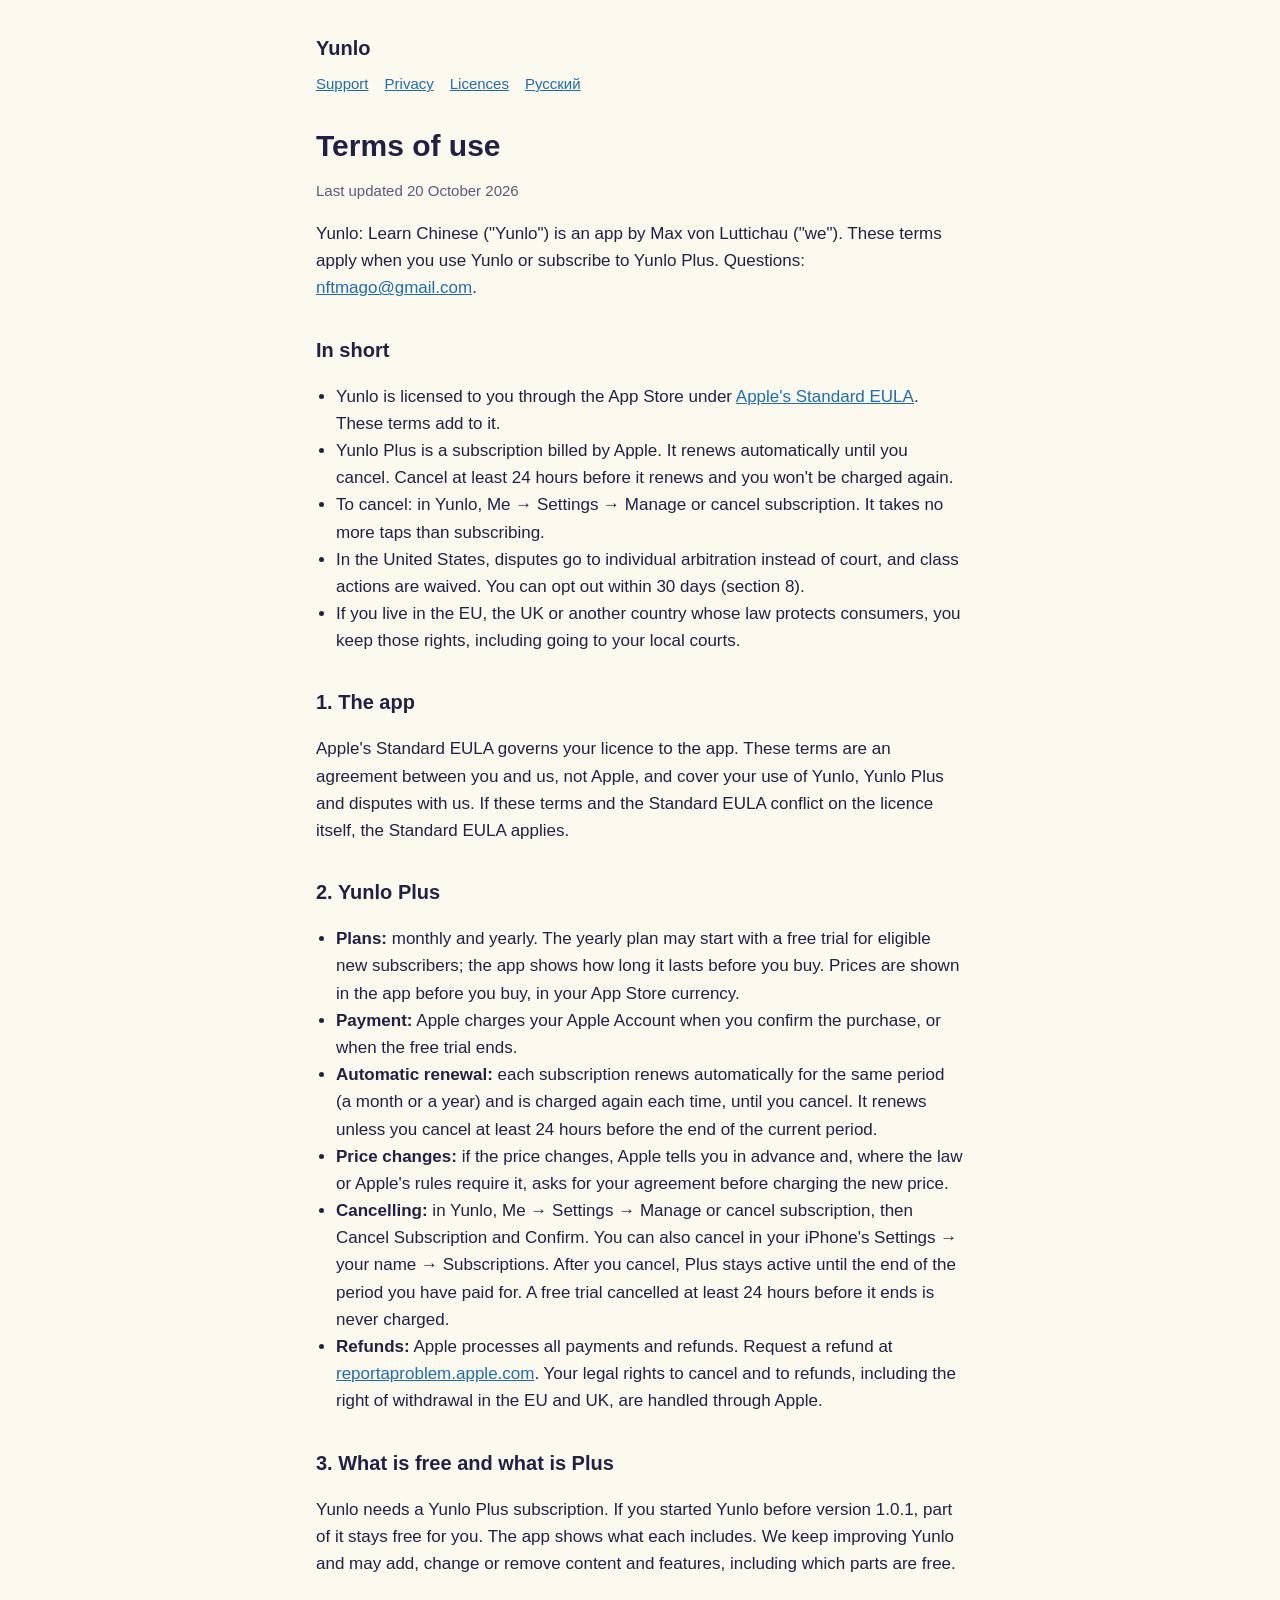
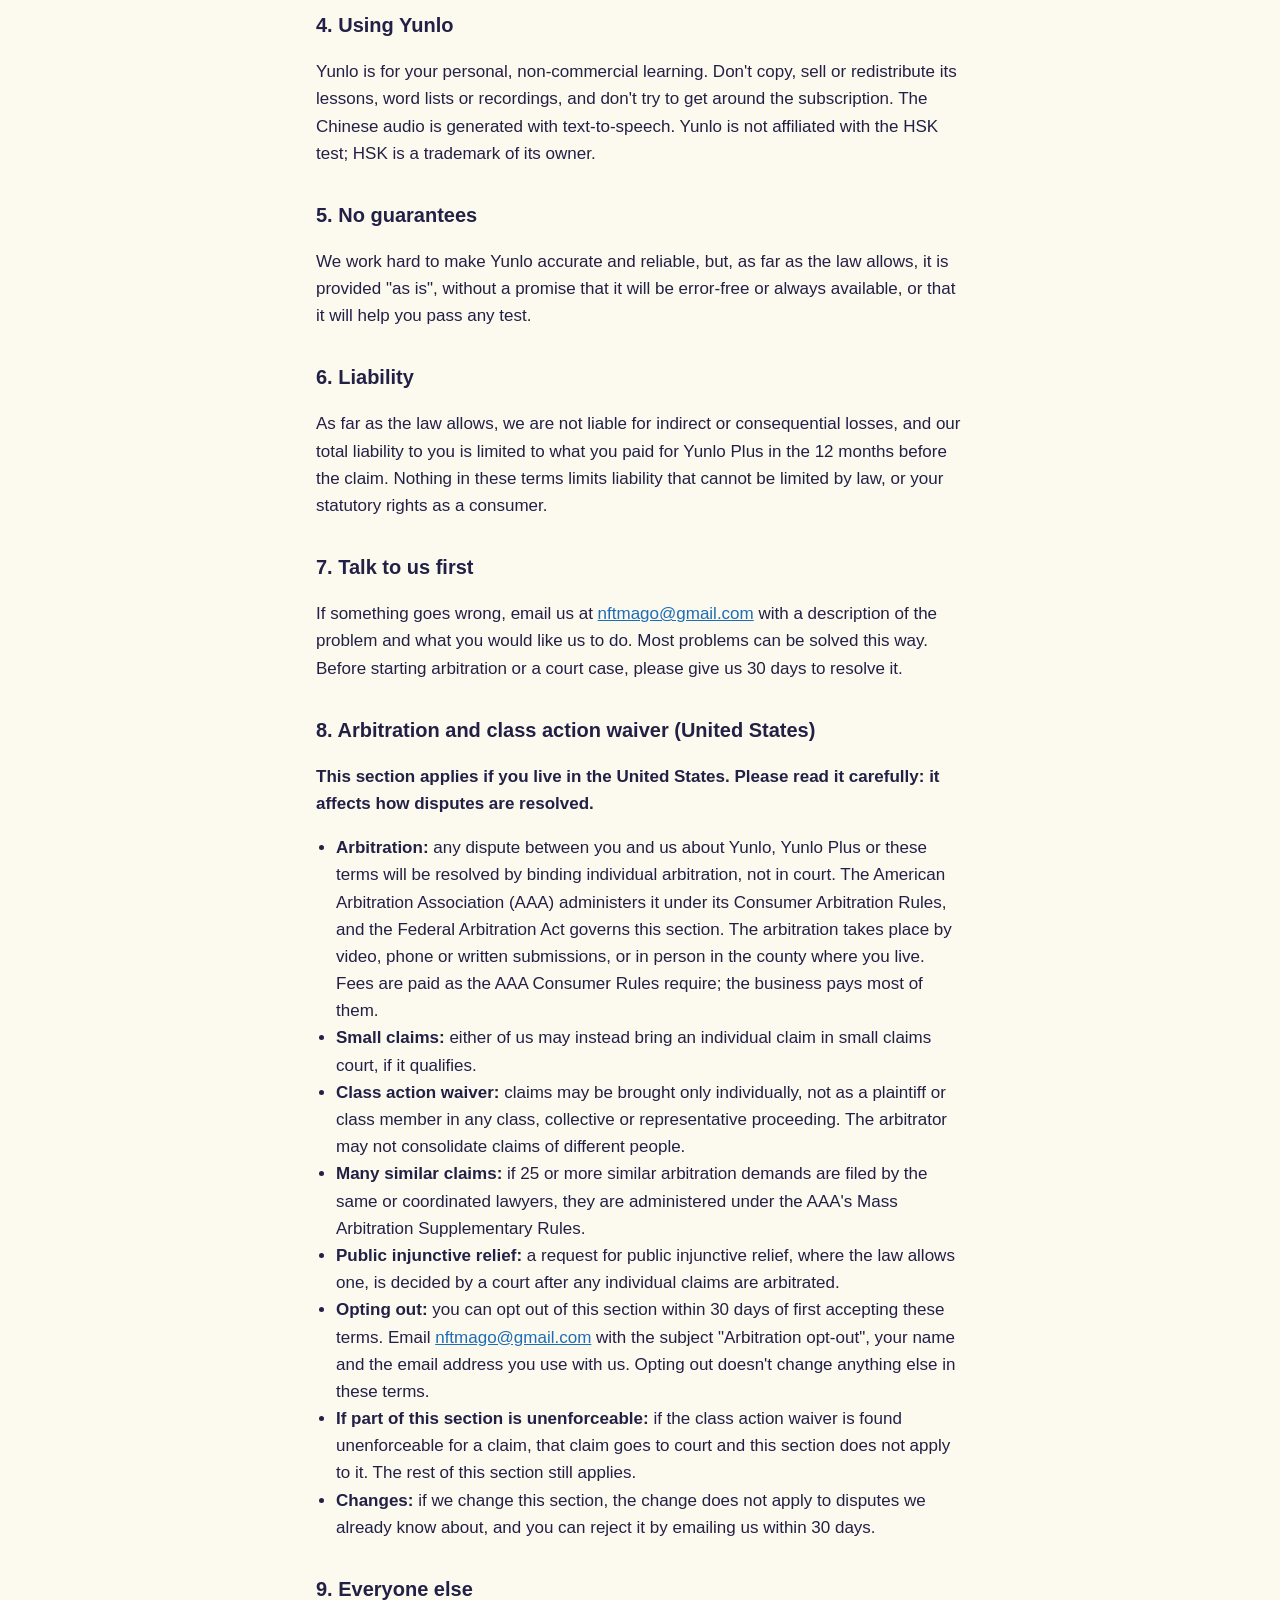
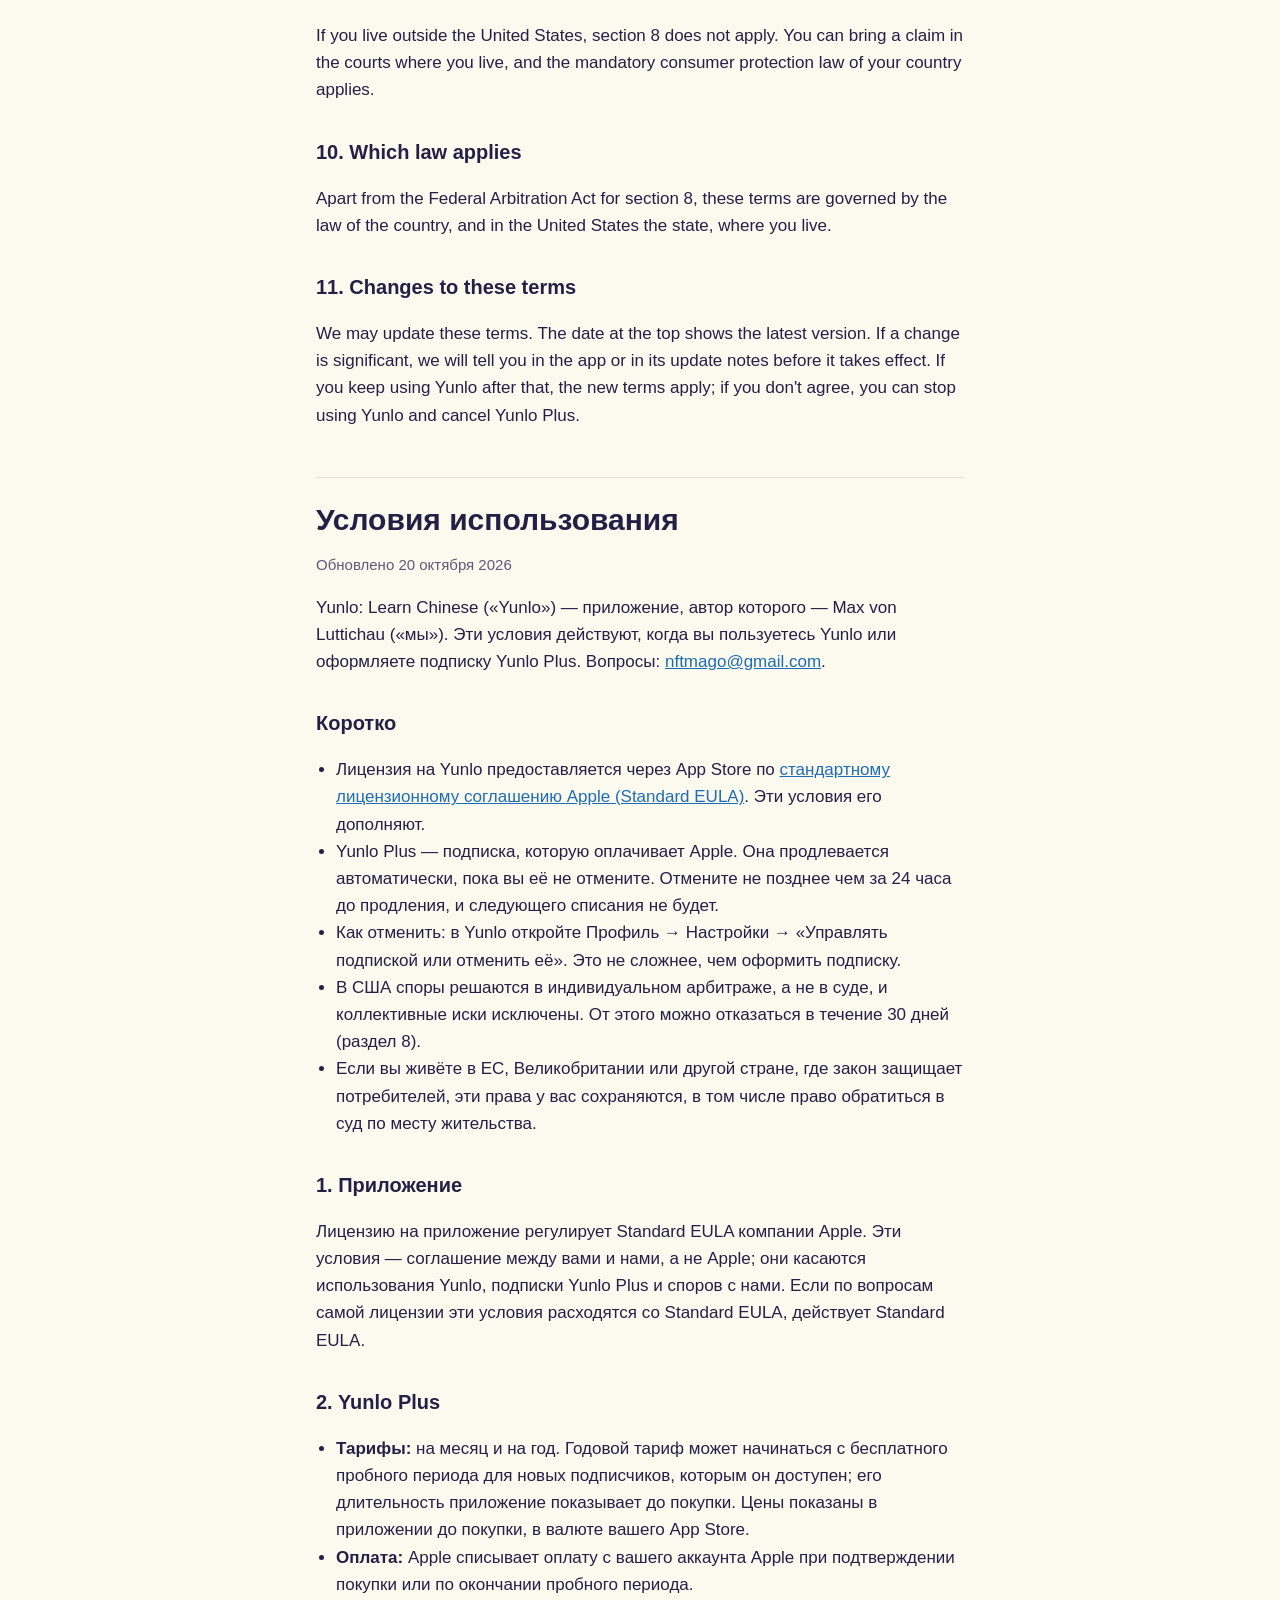
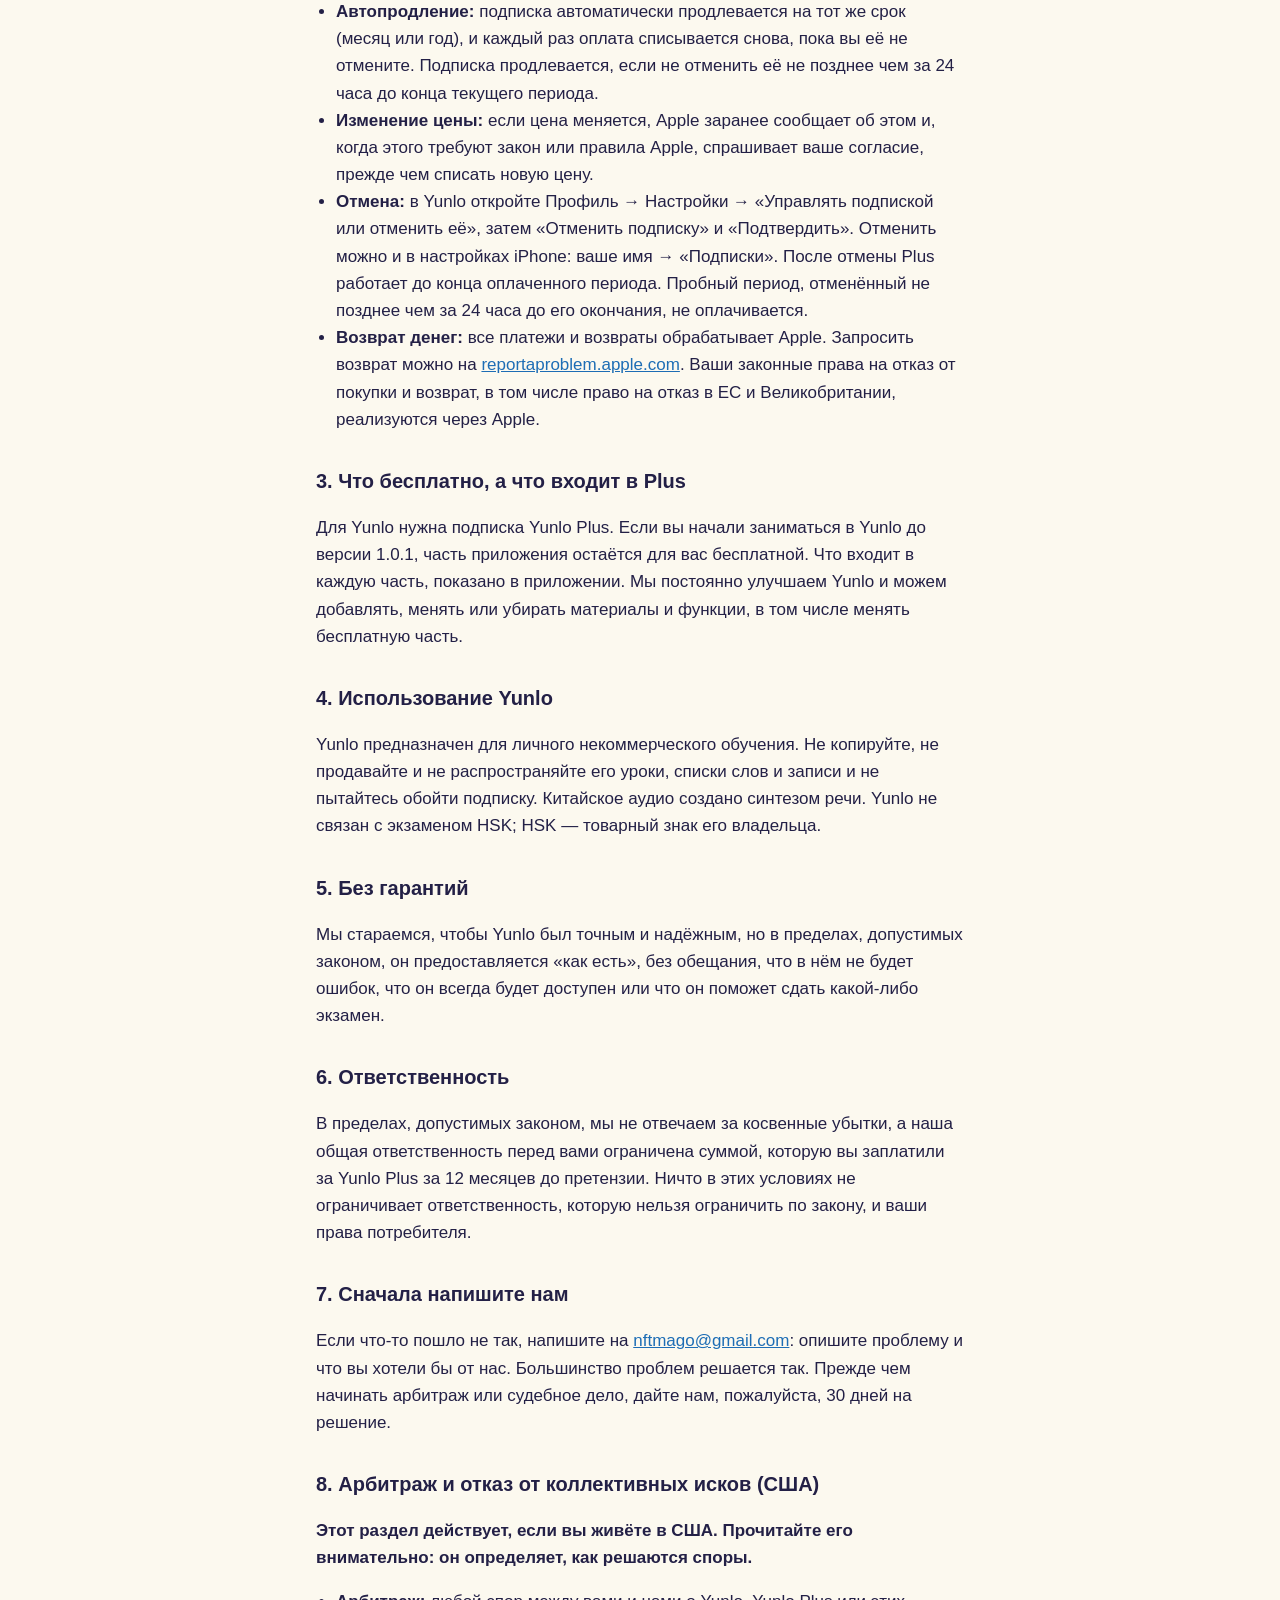
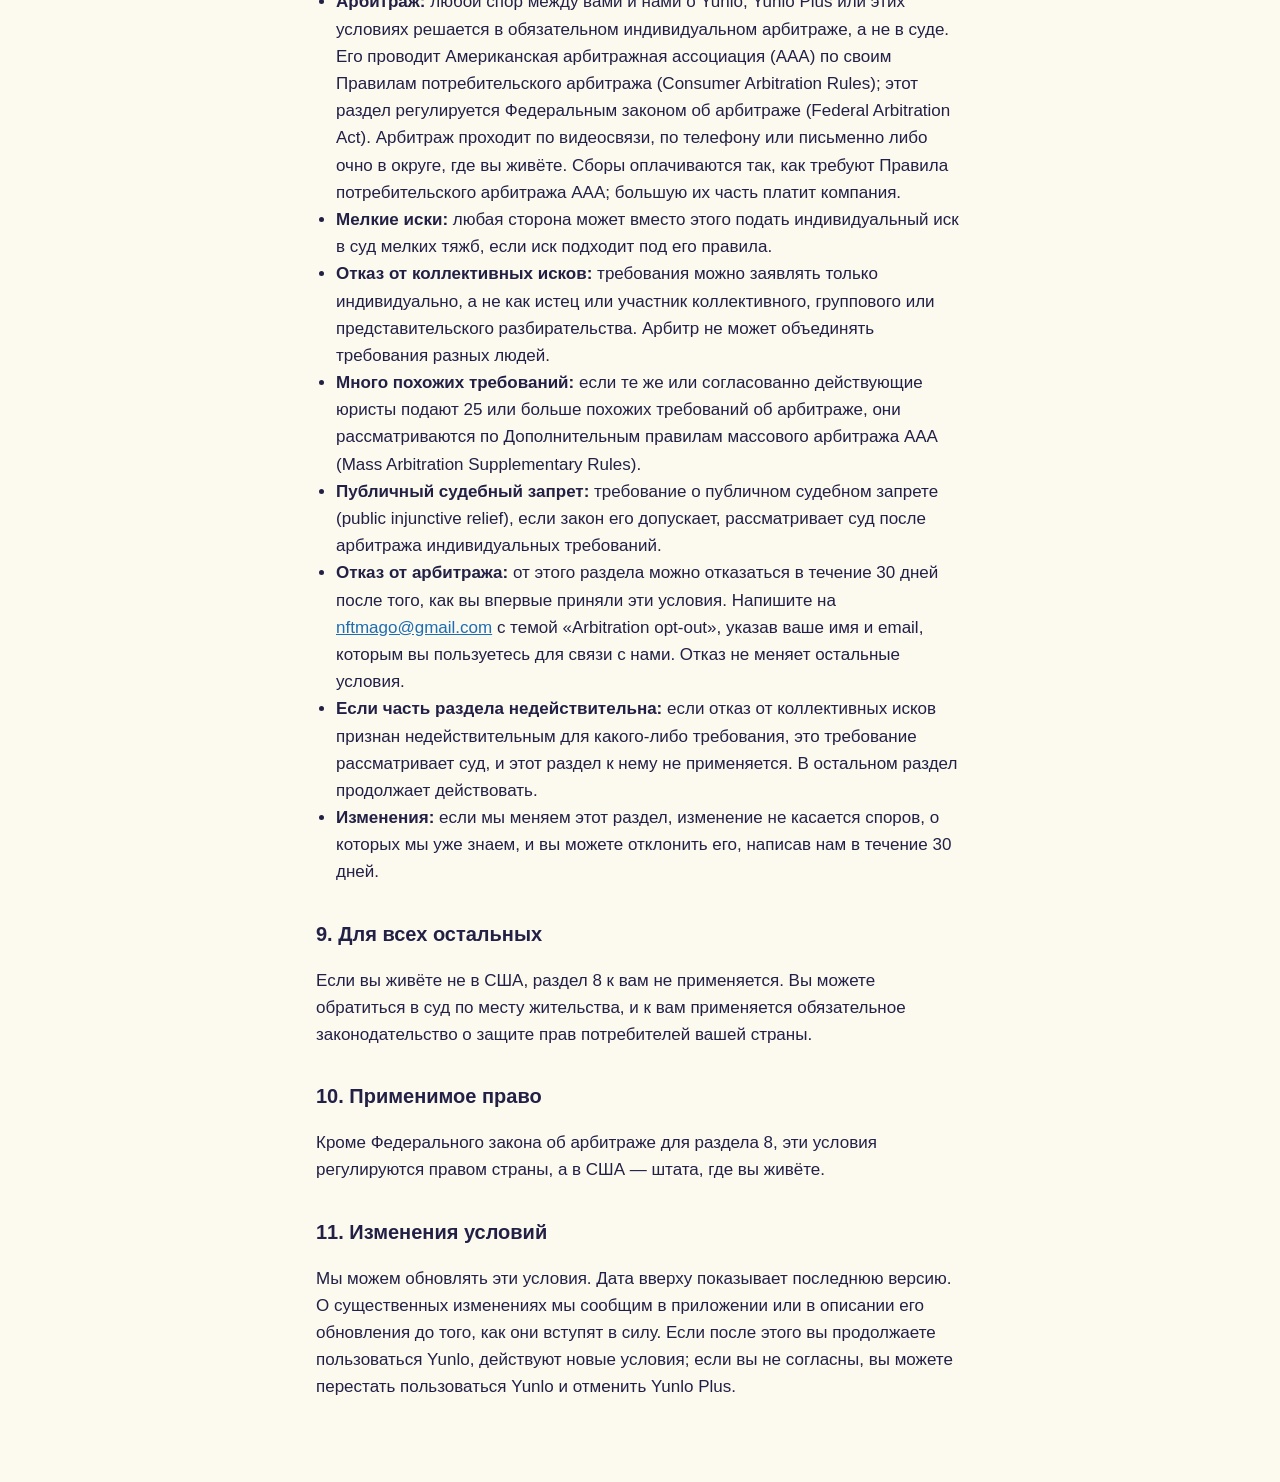
<file: terms/index.html>
<!doctype html>
<html lang="en">
<head>
<meta charset="utf-8">
<meta name="viewport" content="width=device-width, initial-scale=1">
<title>Yunlo terms of use</title>
<link rel="stylesheet" href="../style.css">
</head>
<body>
<main>
<header><a href="../">Yunlo</a></header>
<nav><a href="../support/">Support</a><a href="../privacy/">Privacy</a><a href="../licenses/">Licences</a><a href="#ru">Русский</a></nav>

<section>
<h1>Terms of use</h1>
<p class="muted">Last updated 20 October 2026</p>
<p>Yunlo: Learn Chinese ("Yunlo") is an app by Max von Luttichau ("we"). These terms apply when you use Yunlo or subscribe to Yunlo Plus. Questions: <a href="mailto:nftmago@gmail.com">nftmago@gmail.com</a>.</p>

<h2>In short</h2>
<ul>
<li>Yunlo is licensed to you through the App Store under <a href="https://www.apple.com/legal/internet-services/itunes/dev/stdeula/">Apple's Standard EULA</a>. These terms add to it.</li>
<li>Yunlo Plus is a subscription billed by Apple. It renews automatically until you cancel. Cancel at least 24 hours before it renews and you won't be charged again.</li>
<li>To cancel: in Yunlo, Me → Settings → Manage or cancel subscription. It takes no more taps than subscribing.</li>
<li>In the United States, disputes go to individual arbitration instead of court, and class actions are waived. You can opt out within 30 days (section 8).</li>
<li>If you live in the EU, the UK or another country whose law protects consumers, you keep those rights, including going to your local courts.</li>
</ul>

<h2>1. The app</h2>
<p>Apple's Standard EULA governs your licence to the app. These terms are an agreement between you and us, not Apple, and cover your use of Yunlo, Yunlo Plus and disputes with us. If these terms and the Standard EULA conflict on the licence itself, the Standard EULA applies.</p>

<h2>2. Yunlo Plus</h2>
<ul>
<li><strong>Plans:</strong> monthly and yearly. The yearly plan may start with a free trial for eligible new subscribers; the app shows how long it lasts before you buy. Prices are shown in the app before you buy, in your App Store currency.</li>
<li><strong>Payment:</strong> Apple charges your Apple Account when you confirm the purchase, or when the free trial ends.</li>
<li><strong>Automatic renewal:</strong> each subscription renews automatically for the same period (a month or a year) and is charged again each time, until you cancel. It renews unless you cancel at least 24 hours before the end of the current period.</li>
<li><strong>Price changes:</strong> if the price changes, Apple tells you in advance and, where the law or Apple's rules require it, asks for your agreement before charging the new price.</li>
<li><strong>Cancelling:</strong> in Yunlo, Me → Settings → Manage or cancel subscription, then Cancel Subscription and Confirm. You can also cancel in your iPhone's Settings → your name → Subscriptions. After you cancel, Plus stays active until the end of the period you have paid for. A free trial cancelled at least 24 hours before it ends is never charged.</li>
<li><strong>Refunds:</strong> Apple processes all payments and refunds. Request a refund at <a href="https://reportaproblem.apple.com">reportaproblem.apple.com</a>. Your legal rights to cancel and to refunds, including the right of withdrawal in the EU and UK, are handled through Apple.</li>
</ul>

<h2>3. What is free and what is Plus</h2>
<p>Yunlo needs a Yunlo Plus subscription. If you started Yunlo before version 1.0.1, part of it stays free for you. The app shows what each includes. We keep improving Yunlo and may add, change or remove content and features, including which parts are free.</p>

<h2>4. Using Yunlo</h2>
<p>Yunlo is for your personal, non-commercial learning. Don't copy, sell or redistribute its lessons, word lists or recordings, and don't try to get around the subscription. The Chinese audio is generated with text-to-speech. Yunlo is not affiliated with the HSK test; HSK is a trademark of its owner.</p>

<h2>5. No guarantees</h2>
<p>We work hard to make Yunlo accurate and reliable, but, as far as the law allows, it is provided "as is", without a promise that it will be error-free or always available, or that it will help you pass any test.</p>

<h2>6. Liability</h2>
<p>As far as the law allows, we are not liable for indirect or consequential losses, and our total liability to you is limited to what you paid for Yunlo Plus in the 12 months before the claim. Nothing in these terms limits liability that cannot be limited by law, or your statutory rights as a consumer.</p>

<h2>7. Talk to us first</h2>
<p>If something goes wrong, email us at <a href="mailto:nftmago@gmail.com">nftmago@gmail.com</a> with a description of the problem and what you would like us to do. Most problems can be solved this way. Before starting arbitration or a court case, please give us 30 days to resolve it.</p>

<h2>8. Arbitration and class action waiver (United States)</h2>
<p><strong>This section applies if you live in the United States. Please read it carefully: it affects how disputes are resolved.</strong></p>
<ul>
<li><strong>Arbitration:</strong> any dispute between you and us about Yunlo, Yunlo Plus or these terms will be resolved by binding individual arbitration, not in court. The American Arbitration Association (AAA) administers it under its Consumer Arbitration Rules, and the Federal Arbitration Act governs this section. The arbitration takes place by video, phone or written submissions, or in person in the county where you live. Fees are paid as the AAA Consumer Rules require; the business pays most of them.</li>
<li><strong>Small claims:</strong> either of us may instead bring an individual claim in small claims court, if it qualifies.</li>
<li><strong>Class action waiver:</strong> claims may be brought only individually, not as a plaintiff or class member in any class, collective or representative proceeding. The arbitrator may not consolidate claims of different people.</li>
<li><strong>Many similar claims:</strong> if 25 or more similar arbitration demands are filed by the same or coordinated lawyers, they are administered under the AAA's Mass Arbitration Supplementary Rules.</li>
<li><strong>Public injunctive relief:</strong> a request for public injunctive relief, where the law allows one, is decided by a court after any individual claims are arbitrated.</li>
<li><strong>Opting out:</strong> you can opt out of this section within 30 days of first accepting these terms. Email <a href="mailto:nftmago@gmail.com">nftmago@gmail.com</a> with the subject "Arbitration opt-out", your name and the email address you use with us. Opting out doesn't change anything else in these terms.</li>
<li><strong>If part of this section is unenforceable:</strong> if the class action waiver is found unenforceable for a claim, that claim goes to court and this section does not apply to it. The rest of this section still applies.</li>
<li><strong>Changes:</strong> if we change this section, the change does not apply to disputes we already know about, and you can reject it by emailing us within 30 days.</li>
</ul>

<h2>9. Everyone else</h2>
<p>If you live outside the United States, section 8 does not apply. You can bring a claim in the courts where you live, and the mandatory consumer protection law of your country applies.</p>

<h2>10. Which law applies</h2>
<p>Apart from the Federal Arbitration Act for section 8, these terms are governed by the law of the country, and in the United States the state, where you live.</p>

<h2>11. Changes to these terms</h2>
<p>We may update these terms. The date at the top shows the latest version. If a change is significant, we will tell you in the app or in its update notes before it takes effect. If you keep using Yunlo after that, the new terms apply; if you don't agree, you can stop using Yunlo and cancel Yunlo Plus.</p>
</section>

<section id="ru">
<h1>Условия использования</h1>
<p class="muted">Обновлено 20 октября 2026</p>
<p>Yunlo: Learn Chinese («Yunlo») — приложение, автор которого — Max von Luttichau («мы»). Эти условия действуют, когда вы пользуетесь Yunlo или оформляете подписку Yunlo Plus. Вопросы: <a href="mailto:nftmago@gmail.com">nftmago@gmail.com</a>.</p>

<h2>Коротко</h2>
<ul>
<li>Лицензия на Yunlo предоставляется через App Store по <a href="https://www.apple.com/legal/internet-services/itunes/dev/stdeula/">стандартному лицензионному соглашению Apple (Standard EULA)</a>. Эти условия его дополняют.</li>
<li>Yunlo Plus — подписка, которую оплачивает Apple. Она продлевается автоматически, пока вы её не отмените. Отмените не позднее чем за 24 часа до продления, и следующего списания не будет.</li>
<li>Как отменить: в Yunlo откройте Профиль → Настройки → «Управлять подпиской или отменить её». Это не сложнее, чем оформить подписку.</li>
<li>В США споры решаются в индивидуальном арбитраже, а не в суде, и коллективные иски исключены. От этого можно отказаться в течение 30 дней (раздел 8).</li>
<li>Если вы живёте в ЕС, Великобритании или другой стране, где закон защищает потребителей, эти права у вас сохраняются, в том числе право обратиться в суд по месту жительства.</li>
</ul>

<h2>1. Приложение</h2>
<p>Лицензию на приложение регулирует Standard EULA компании Apple. Эти условия — соглашение между вами и нами, а не Apple; они касаются использования Yunlo, подписки Yunlo Plus и споров с нами. Если по вопросам самой лицензии эти условия расходятся со Standard EULA, действует Standard EULA.</p>

<h2>2. Yunlo Plus</h2>
<ul>
<li><strong>Тарифы:</strong> на месяц и на год. Годовой тариф может начинаться с бесплатного пробного периода для новых подписчиков, которым он доступен; его длительность приложение показывает до покупки. Цены показаны в приложении до покупки, в валюте вашего App Store.</li>
<li><strong>Оплата:</strong> Apple списывает оплату с вашего аккаунта Apple при подтверждении покупки или по окончании пробного периода.</li>
<li><strong>Автопродление:</strong> подписка автоматически продлевается на тот же срок (месяц или год), и каждый раз оплата списывается снова, пока вы её не отмените. Подписка продлевается, если не отменить её не позднее чем за 24 часа до конца текущего периода.</li>
<li><strong>Изменение цены:</strong> если цена меняется, Apple заранее сообщает об этом и, когда этого требуют закон или правила Apple, спрашивает ваше согласие, прежде чем списать новую цену.</li>
<li><strong>Отмена:</strong> в Yunlo откройте Профиль → Настройки → «Управлять подпиской или отменить её», затем «Отменить подписку» и «Подтвердить». Отменить можно и в настройках iPhone: ваше имя → «Подписки». После отмены Plus работает до конца оплаченного периода. Пробный период, отменённый не позднее чем за 24 часа до его окончания, не оплачивается.</li>
<li><strong>Возврат денег:</strong> все платежи и возвраты обрабатывает Apple. Запросить возврат можно на <a href="https://reportaproblem.apple.com">reportaproblem.apple.com</a>. Ваши законные права на отказ от покупки и возврат, в том числе право на отказ в ЕС и Великобритании, реализуются через Apple.</li>
</ul>

<h2>3. Что бесплатно, а что входит в Plus</h2>
<p>Для Yunlo нужна подписка Yunlo Plus. Если вы начали заниматься в Yunlo до версии 1.0.1, часть приложения остаётся для вас бесплатной. Что входит в каждую часть, показано в приложении. Мы постоянно улучшаем Yunlo и можем добавлять, менять или убирать материалы и функции, в том числе менять бесплатную часть.</p>

<h2>4. Использование Yunlo</h2>
<p>Yunlo предназначен для личного некоммерческого обучения. Не копируйте, не продавайте и не распространяйте его уроки, списки слов и записи и не пытайтесь обойти подписку. Китайское аудио создано синтезом речи. Yunlo не связан с экзаменом HSK; HSK — товарный знак его владельца.</p>

<h2>5. Без гарантий</h2>
<p>Мы стараемся, чтобы Yunlo был точным и надёжным, но в пределах, допустимых законом, он предоставляется «как есть», без обещания, что в нём не будет ошибок, что он всегда будет доступен или что он поможет сдать какой-либо экзамен.</p>

<h2>6. Ответственность</h2>
<p>В пределах, допустимых законом, мы не отвечаем за косвенные убытки, а наша общая ответственность перед вами ограничена суммой, которую вы заплатили за Yunlo Plus за 12 месяцев до претензии. Ничто в этих условиях не ограничивает ответственность, которую нельзя ограничить по закону, и ваши права потребителя.</p>

<h2>7. Сначала напишите нам</h2>
<p>Если что-то пошло не так, напишите на <a href="mailto:nftmago@gmail.com">nftmago@gmail.com</a>: опишите проблему и что вы хотели бы от нас. Большинство проблем решается так. Прежде чем начинать арбитраж или судебное дело, дайте нам, пожалуйста, 30 дней на решение.</p>

<h2>8. Арбитраж и отказ от коллективных исков (США)</h2>
<p><strong>Этот раздел действует, если вы живёте в США. Прочитайте его внимательно: он определяет, как решаются споры.</strong></p>
<ul>
<li><strong>Арбитраж:</strong> любой спор между вами и нами о Yunlo, Yunlo Plus или этих условиях решается в обязательном индивидуальном арбитраже, а не в суде. Его проводит Американская арбитражная ассоциация (AAA) по своим Правилам потребительского арбитража (Consumer Arbitration Rules); этот раздел регулируется Федеральным законом об арбитраже (Federal Arbitration Act). Арбитраж проходит по видеосвязи, по телефону или письменно либо очно в округе, где вы живёте. Сборы оплачиваются так, как требуют Правила потребительского арбитража AAA; большую их часть платит компания.</li>
<li><strong>Мелкие иски:</strong> любая сторона может вместо этого подать индивидуальный иск в суд мелких тяжб, если иск подходит под его правила.</li>
<li><strong>Отказ от коллективных исков:</strong> требования можно заявлять только индивидуально, а не как истец или участник коллективного, группового или представительского разбирательства. Арбитр не может объединять требования разных людей.</li>
<li><strong>Много похожих требований:</strong> если те же или согласованно действующие юристы подают 25 или больше похожих требований об арбитраже, они рассматриваются по Дополнительным правилам массового арбитража AAA (Mass Arbitration Supplementary Rules).</li>
<li><strong>Публичный судебный запрет:</strong> требование о публичном судебном запрете (public injunctive relief), если закон его допускает, рассматривает суд после арбитража индивидуальных требований.</li>
<li><strong>Отказ от арбитража:</strong> от этого раздела можно отказаться в течение 30 дней после того, как вы впервые приняли эти условия. Напишите на <a href="mailto:nftmago@gmail.com">nftmago@gmail.com</a> с темой «Arbitration opt-out», указав ваше имя и email, которым вы пользуетесь для связи с нами. Отказ не меняет остальные условия.</li>
<li><strong>Если часть раздела недействительна:</strong> если отказ от коллективных исков признан недействительным для какого-либо требования, это требование рассматривает суд, и этот раздел к нему не применяется. В остальном раздел продолжает действовать.</li>
<li><strong>Изменения:</strong> если мы меняем этот раздел, изменение не касается споров, о которых мы уже знаем, и вы можете отклонить его, написав нам в течение 30 дней.</li>
</ul>

<h2>9. Для всех остальных</h2>
<p>Если вы живёте не в США, раздел 8 к вам не применяется. Вы можете обратиться в суд по месту жительства, и к вам применяется обязательное законодательство о защите прав потребителей вашей страны.</p>

<h2>10. Применимое право</h2>
<p>Кроме Федерального закона об арбитраже для раздела 8, эти условия регулируются правом страны, а в США — штата, где вы живёте.</p>

<h2>11. Изменения условий</h2>
<p>Мы можем обновлять эти условия. Дата вверху показывает последнюю версию. О существенных изменениях мы сообщим в приложении или в описании его обновления до того, как они вступят в силу. Если после этого вы продолжаете пользоваться Yunlo, действуют новые условия; если вы не согласны, вы можете перестать пользоваться Yunlo и отменить Yunlo Plus.</p>
</section>
</main>
</body>
</html>
</file>
<file: style.css>
:root { --bg: #FCF9EF; --surface: #FFFFFF; --ink: #232046; --muted: #5D5A78; --line: #E5E0D1; --accent: #1D6DB5; }
@media (prefers-color-scheme: dark) { :root { --bg: #15142A; --surface: #201E3B; --ink: #F3F2FA; --muted: #B3B1CB; --line: #37355A; --accent: #7CC4FF; } }
* { box-sizing: border-box; }
body { margin: 0; background: var(--bg); color: var(--ink); font: 17px/1.6 -apple-system, BlinkMacSystemFont, "Segoe UI", Roboto, sans-serif; }
main { max-width: 680px; margin: 0 auto; padding: 32px 16px 64px; }
header { display: flex; align-items: center; gap: 12px; margin-bottom: 8px; }
header a { color: var(--ink); text-decoration: none; font-weight: 700; font-size: 20px; }
nav { display: flex; gap: 16px; font-size: 15px; margin-bottom: 32px; }
h1 { font-size: 30px; line-height: 1.2; margin: 0 0 8px; }
h2 { font-size: 20px; margin: 32px 0 8px; }
p, li { color: var(--ink); }
.muted { color: var(--muted); font-size: 15px; }
a { color: var(--accent); }
section + section { border-top: 1px solid var(--line); margin-top: 48px; padding-top: 24px; }
ul { padding-left: 20px; }
</file>
